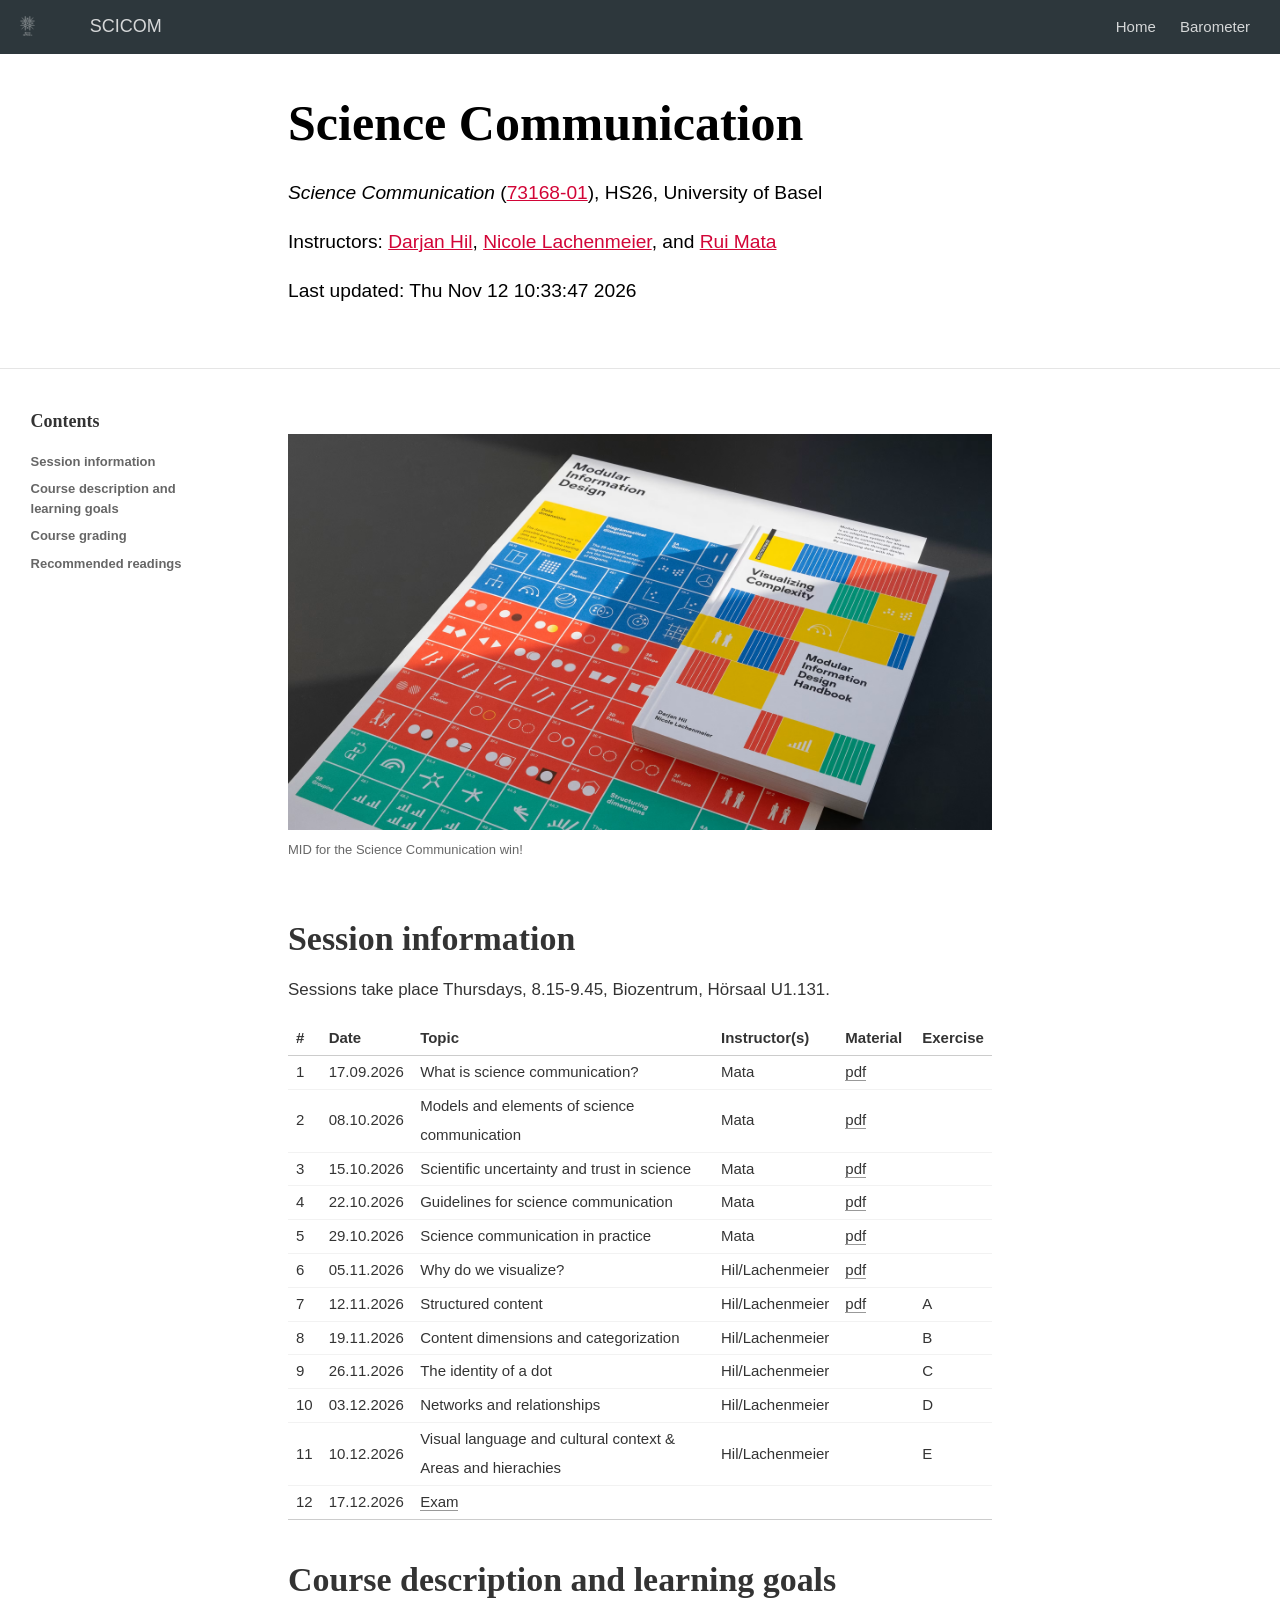
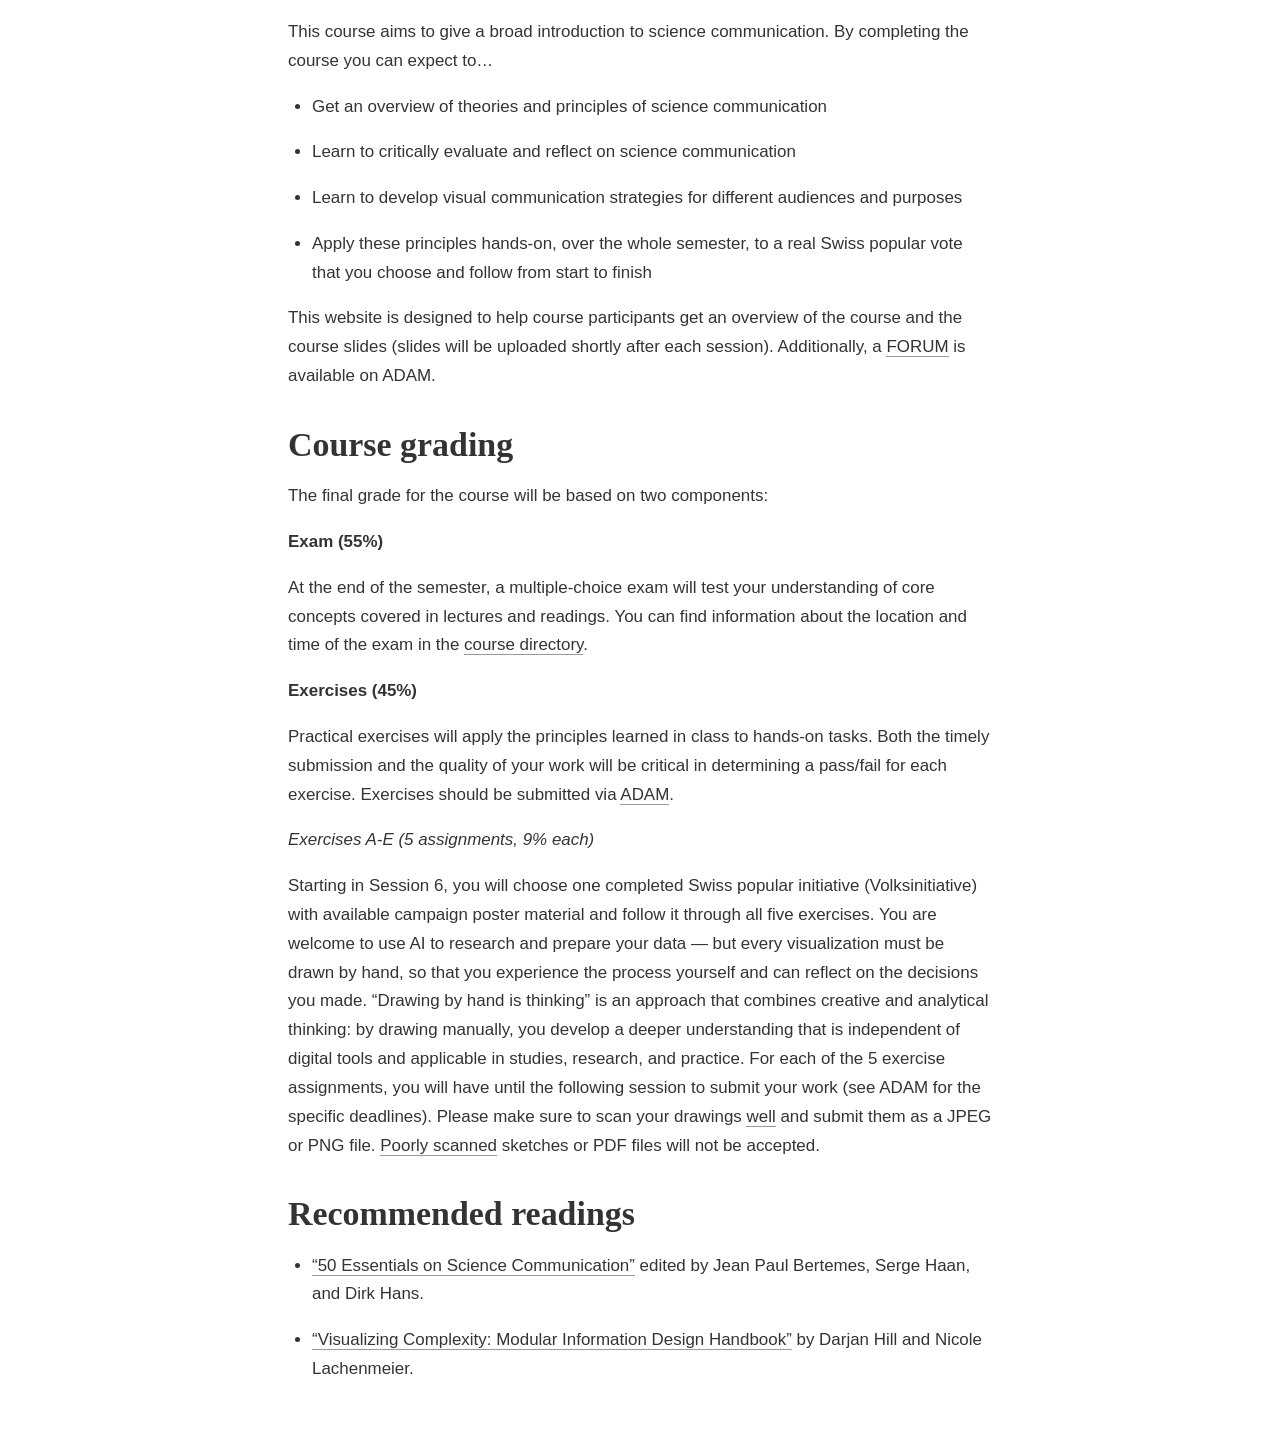
<file: docs/index.html>
<!DOCTYPE html>

<html xmlns="http://www.w3.org/1999/xhtml" lang="" xml:lang="">

<head>
  <meta charset="utf-8"/>
  <meta name="viewport" content="width=device-width, initial-scale=1"/>
  <meta http-equiv="X-UA-Compatible" content="IE=Edge,chrome=1"/>
  <meta name="generator" content="distill" />

  <style type="text/css">
  /* Hide doc at startup (prevent jankiness while JS renders/transforms) */
  body {
    visibility: hidden;
  }
  </style>

 <!--radix_placeholder_import_source-->
 <!--/radix_placeholder_import_source-->

<style type="text/css">code{white-space: pre;}</style>
<style type="text/css" data-origin="pandoc">
pre > code.sourceCode { white-space: pre; position: relative; }
pre > code.sourceCode > span { line-height: 1.25; }
pre > code.sourceCode > span:empty { height: 1.2em; }
.sourceCode { overflow: visible; }
code.sourceCode > span { color: inherit; text-decoration: inherit; }
div.sourceCode { margin: 1em 0; }
pre.sourceCode { margin: 0; }
@media screen {
div.sourceCode { overflow: auto; }
}
@media print {
pre > code.sourceCode { white-space: pre-wrap; }
pre > code.sourceCode > span { display: inline-block; text-indent: -5em; padding-left: 5em; }
}
pre.numberSource code
  { counter-reset: source-line 0; }
pre.numberSource code > span
  { position: relative; left: -4em; counter-increment: source-line; }
pre.numberSource code > span > a:first-child::before
  { content: counter(source-line);
    position: relative; left: -1em; text-align: right; vertical-align: baseline;
    border: none; display: inline-block;
    -webkit-touch-callout: none; -webkit-user-select: none;
    -khtml-user-select: none; -moz-user-select: none;
    -ms-user-select: none; user-select: none;
    padding: 0 4px; width: 4em;
    color: #aaaaaa;
  }
pre.numberSource { margin-left: 3em; border-left: 1px solid #aaaaaa;  padding-left: 4px; }
div.sourceCode
  { color: #00769e; background-color: #f1f3f5; }
@media screen {
pre > code.sourceCode > span > a:first-child::before { text-decoration: underline; }
}
code span { color: #00769e; } /* Normal */
code span.al { color: #ad0000; } /* Alert */
code span.an { color: #5e5e5e; } /* Annotation */
code span.at { color: #657422; } /* Attribute */
code span.bn { color: #ad0000; } /* BaseN */
code span.bu { } /* BuiltIn */
code span.cf { color: #00769e; } /* ControlFlow */
code span.ch { color: #20794d; } /* Char */
code span.cn { color: #8f5902; } /* Constant */
code span.co { color: #5e5e5e; } /* Comment */
code span.cv { color: #5e5e5e; font-style: italic; } /* CommentVar */
code span.do { color: #5e5e5e; font-style: italic; } /* Documentation */
code span.dt { color: #ad0000; } /* DataType */
code span.dv { color: #ad0000; } /* DecVal */
code span.er { color: #ad0000; } /* Error */
code span.ex { } /* Extension */
code span.fl { color: #ad0000; } /* Float */
code span.fu { color: #4758ab; } /* Function */
code span.im { } /* Import */
code span.in { color: #5e5e5e; } /* Information */
code span.kw { color: #00769e; } /* Keyword */
code span.op { color: #5e5e5e; } /* Operator */
code span.ot { color: #00769e; } /* Other */
code span.pp { color: #ad0000; } /* Preprocessor */
code span.sc { color: #5e5e5e; } /* SpecialChar */
code span.ss { color: #20794d; } /* SpecialString */
code span.st { color: #20794d; } /* String */
code span.va { color: #111111; } /* Variable */
code span.vs { color: #20794d; } /* VerbatimString */
code span.wa { color: #5e5e5e; font-style: italic; } /* Warning */
</style>


  <!--radix_placeholder_meta_tags-->
  <title>SCICOM: Science Communication</title>

  <meta property="description" itemprop="description" content="*Science Communication* ([73168-01](https://vorlesungsverzeichnis.unibas.ch/de/vorlesungsverzeichnis?id=301652)), HS26, University of Basel&#10;&#10;Instructors: [Darjan Hil](https://www.superdot.studio/darjan-hil-en), [Nicole Lachenmeier](https://www.superdot.studio/nicole-lachenmeier-de), and [Rui Mata](https://psychologie.unibas.ch/de/personen/rui-mata/about-me/)&#10;&#10;Last updated: Thu Nov 12 10:33:47 2026"/>



  <!--  https://developers.facebook.com/docs/sharing/webmasters#markup -->
  <meta property="og:title" content="SCICOM: Science Communication"/>
  <meta property="og:type" content="article"/>
  <meta property="og:description" content="*Science Communication* ([73168-01](https://vorlesungsverzeichnis.unibas.ch/de/vorlesungsverzeichnis?id=301652)), HS26, University of Basel&#10;&#10;Instructors: [Darjan Hil](https://www.superdot.studio/darjan-hil-en), [Nicole Lachenmeier](https://www.superdot.studio/nicole-lachenmeier-de), and [Rui Mata](https://psychologie.unibas.ch/de/personen/rui-mata/about-me/)&#10;&#10;Last updated: Thu Nov 12 10:33:47 2026"/>
  <meta property="og:locale" content="en_US"/>
  <meta property="og:site_name" content="SCICOM"/>

  <!--  https://dev.twitter.com/cards/types/summary -->
  <meta property="twitter:card" content="summary"/>
  <meta property="twitter:title" content="SCICOM: Science Communication"/>
  <meta property="twitter:description" content="*Science Communication* ([73168-01](https://vorlesungsverzeichnis.unibas.ch/de/vorlesungsverzeichnis?id=301652)), HS26, University of Basel&#10;&#10;Instructors: [Darjan Hil](https://www.superdot.studio/darjan-hil-en), [Nicole Lachenmeier](https://www.superdot.studio/nicole-lachenmeier-de), and [Rui Mata](https://psychologie.unibas.ch/de/personen/rui-mata/about-me/)&#10;&#10;Last updated: Thu Nov 12 10:33:47 2026"/>

  <!--/radix_placeholder_meta_tags-->
  <!--radix_placeholder_rmarkdown_metadata-->

  <script type="text/json" id="radix-rmarkdown-metadata">
  {"type":"list","attributes":{"names":{"type":"character","attributes":{},"value":["title","description","site"]}},"value":[{"type":"character","attributes":{},"value":["Science Communication"]},{"type":"character","attributes":{},"value":["*Science Communication* ([73168-01](https://vorlesungsverzeichnis.unibas.ch/de/vorlesungsverzeichnis?id=301652)), HS26, University of Basel\n\nInstructors: [Darjan Hil](https://www.superdot.studio/darjan-hil-en), [Nicole Lachenmeier](https://www.superdot.studio/nicole-lachenmeier-de), and [Rui Mata](https://psychologie.unibas.ch/de/personen/rui-mata/about-me/)\n\nLast updated: Thu Nov 12 10:33:47 2026\n"]},{"type":"character","attributes":{},"value":["distill::distill_website"]}]}
  </script>
  <!--/radix_placeholder_rmarkdown_metadata-->
  <!--radix_placeholder_navigation_in_header-->
  <meta name="distill:offset" content=""/>

  <script type="application/javascript">

    window.headroom_prevent_pin = false;

    window.document.addEventListener("DOMContentLoaded", function (event) {

      // initialize headroom for banner
      var header = $('header').get(0);
      var headerHeight = header.offsetHeight;
      var headroom = new Headroom(header, {
        tolerance: 5,
        onPin : function() {
          if (window.headroom_prevent_pin) {
            window.headroom_prevent_pin = false;
            headroom.unpin();
          }
        }
      });
      headroom.init();
      if(window.location.hash)
        headroom.unpin();
      $(header).addClass('headroom--transition');

      // offset scroll location for banner on hash change
      // (see: https://github.com/WickyNilliams/headroom.js/issues/38)
      window.addEventListener("hashchange", function(event) {
        window.scrollTo(0, window.pageYOffset - (headerHeight + 25));
      });

      // responsive menu
      $('.distill-site-header').each(function(i, val) {
        var topnav = $(this);
        var toggle = topnav.find('.nav-toggle');
        toggle.on('click', function() {
          topnav.toggleClass('responsive');
        });
      });

      // nav dropdowns
      $('.nav-dropbtn').click(function(e) {
        $(this).next('.nav-dropdown-content').toggleClass('nav-dropdown-active');
        $(this).parent().siblings('.nav-dropdown')
           .children('.nav-dropdown-content').removeClass('nav-dropdown-active');
      });
      $("body").click(function(e){
        $('.nav-dropdown-content').removeClass('nav-dropdown-active');
      });
      $(".nav-dropdown").click(function(e){
        e.stopPropagation();
      });
    });
  </script>

  <style type="text/css">

  /* Theme (user-documented overrideables for nav appearance) */

  .distill-site-nav {
    color: rgba(255, 255, 255, 0.8);
    background-color: #0F2E3D;
    font-size: 15px;
    font-weight: 300;
  }

  .distill-site-nav a {
    color: inherit;
    text-decoration: none;
  }

  .distill-site-nav a:hover {
    color: white;
  }

  @media print {
    .distill-site-nav {
      display: none;
    }
  }

  .distill-site-header {

  }

  .distill-site-footer {

  }


  /* Site Header */

  .distill-site-header {
    width: 100%;
    box-sizing: border-box;
    z-index: 3;
  }

  .distill-site-header .nav-left {
    display: inline-block;
    margin-left: 8px;
  }

  @media screen and (max-width: 768px) {
    .distill-site-header .nav-left {
      margin-left: 0;
    }
  }


  .distill-site-header .nav-right {
    float: right;
    margin-right: 8px;
  }

  .distill-site-header a,
  .distill-site-header .title {
    display: inline-block;
    text-align: center;
    padding: 14px 10px 14px 10px;
  }

  .distill-site-header .title {
    font-size: 18px;
    min-width: 150px;
  }

  .distill-site-header .logo {
    padding: 0;
  }

  .distill-site-header .logo img {
    display: none;
    max-height: 20px;
    width: auto;
    margin-bottom: -4px;
  }

  .distill-site-header .nav-image img {
    max-height: 18px;
    width: auto;
    display: inline-block;
    margin-bottom: -3px;
  }



  @media screen and (min-width: 1000px) {
    .distill-site-header .logo img {
      display: inline-block;
    }
    .distill-site-header .nav-left {
      margin-left: 20px;
    }
    .distill-site-header .nav-right {
      margin-right: 20px;
    }
    .distill-site-header .title {
      padding-left: 12px;
    }
  }


  .distill-site-header .nav-toggle {
    display: none;
  }

  .nav-dropdown {
    display: inline-block;
    position: relative;
  }

  .nav-dropdown .nav-dropbtn {
    border: none;
    outline: none;
    color: rgba(255, 255, 255, 0.8);
    padding: 16px 10px;
    background-color: transparent;
    font-family: inherit;
    font-size: inherit;
    font-weight: inherit;
    margin: 0;
    margin-top: 1px;
    z-index: 2;
  }

  .nav-dropdown-content {
    display: none;
    position: absolute;
    background-color: white;
    min-width: 200px;
    border: 1px solid rgba(0,0,0,0.15);
    border-radius: 4px;
    box-shadow: 0px 8px 16px 0px rgba(0,0,0,0.1);
    z-index: 1;
    margin-top: 2px;
    white-space: nowrap;
    padding-top: 4px;
    padding-bottom: 4px;
  }

  .nav-dropdown-content hr {
    margin-top: 4px;
    margin-bottom: 4px;
    border: none;
    border-bottom: 1px solid rgba(0, 0, 0, 0.1);
  }

  .nav-dropdown-active {
    display: block;
  }

  .nav-dropdown-content a, .nav-dropdown-content .nav-dropdown-header {
    color: black;
    padding: 6px 24px;
    text-decoration: none;
    display: block;
    text-align: left;
  }

  .nav-dropdown-content .nav-dropdown-header {
    display: block;
    padding: 5px 24px;
    padding-bottom: 0;
    text-transform: uppercase;
    font-size: 14px;
    color: #999999;
    white-space: nowrap;
  }

  .nav-dropdown:hover .nav-dropbtn {
    color: white;
  }

  .nav-dropdown-content a:hover {
    background-color: #ddd;
    color: black;
  }

  .nav-right .nav-dropdown-content {
    margin-left: -45%;
    right: 0;
  }

  @media screen and (max-width: 768px) {
    .distill-site-header a, .distill-site-header .nav-dropdown  {display: none;}
    .distill-site-header a.nav-toggle {
      float: right;
      display: block;
    }
    .distill-site-header .title {
      margin-left: 0;
    }
    .distill-site-header .nav-right {
      margin-right: 0;
    }
    .distill-site-header {
      overflow: hidden;
    }
    .nav-right .nav-dropdown-content {
      margin-left: 0;
    }
  }


  @media screen and (max-width: 768px) {
    .distill-site-header.responsive {position: relative; min-height: 500px; }
    .distill-site-header.responsive a.nav-toggle {
      position: absolute;
      right: 0;
      top: 0;
    }
    .distill-site-header.responsive a,
    .distill-site-header.responsive .nav-dropdown {
      display: block;
      text-align: left;
    }
    .distill-site-header.responsive .nav-left,
    .distill-site-header.responsive .nav-right {
      width: 100%;
    }
    .distill-site-header.responsive .nav-dropdown {float: none;}
    .distill-site-header.responsive .nav-dropdown-content {position: relative;}
    .distill-site-header.responsive .nav-dropdown .nav-dropbtn {
      display: block;
      width: 100%;
      text-align: left;
    }
  }

  /* Site Footer */

  .distill-site-footer {
    width: 100%;
    overflow: hidden;
    box-sizing: border-box;
    z-index: 3;
    margin-top: 30px;
    padding-top: 30px;
    padding-bottom: 30px;
    text-align: center;
  }

  /* Headroom */

  d-title {
    padding-top: 6rem;
  }

  @media print {
    d-title {
      padding-top: 4rem;
    }
  }

  .headroom {
    z-index: 1000;
    position: fixed;
    top: 0;
    left: 0;
    right: 0;
  }

  .headroom--transition {
    transition: all .4s ease-in-out;
  }

  .headroom--unpinned {
    top: -100px;
  }

  .headroom--pinned {
    top: 0;
  }

  /* adjust viewport for navbar height */
  /* helps vertically center bootstrap (non-distill) content */
  .min-vh-100 {
    min-height: calc(100vh - 100px) !important;
  }

  </style>

  <script src="site_libs/jquery-3.6.0/jquery-3.6.0.min.js"></script>
  <link href="site_libs/font-awesome-6.4.2/css/all.min.css" rel="stylesheet"/>
  <link href="site_libs/font-awesome-6.4.2/css/v4-shims.min.css" rel="stylesheet"/>
  <script src="site_libs/headroom-0.9.4/headroom.min.js"></script>
  <script src="site_libs/autocomplete-0.37.1/autocomplete.min.js"></script>
  <script src="site_libs/fuse-6.4.1/fuse.min.js"></script>

  <script type="application/javascript">

  function getMeta(metaName) {
    var metas = document.getElementsByTagName('meta');
    for (let i = 0; i < metas.length; i++) {
      if (metas[i].getAttribute('name') === metaName) {
        return metas[i].getAttribute('content');
      }
    }
    return '';
  }

  function offsetURL(url) {
    var offset = getMeta('distill:offset');
    return offset ? offset + '/' + url : url;
  }

  function createFuseIndex() {

    // create fuse index
    var options = {
      keys: [
        { name: 'title', weight: 20 },
        { name: 'categories', weight: 15 },
        { name: 'description', weight: 10 },
        { name: 'contents', weight: 5 },
      ],
      ignoreLocation: true,
      threshold: 0
    };
    var fuse = new window.Fuse([], options);

    // fetch the main search.json
    return fetch(offsetURL('search.json'))
      .then(function(response) {
        if (response.status == 200) {
          return response.json().then(function(json) {
            // index main articles
            json.articles.forEach(function(article) {
              fuse.add(article);
            });
            // download collections and index their articles
            return Promise.all(json.collections.map(function(collection) {
              return fetch(offsetURL(collection)).then(function(response) {
                if (response.status === 200) {
                  return response.json().then(function(articles) {
                    articles.forEach(function(article) {
                      fuse.add(article);
                    });
                  })
                } else {
                  return Promise.reject(
                    new Error('Unexpected status from search index request: ' +
                              response.status)
                  );
                }
              });
            })).then(function() {
              return fuse;
            });
          });

        } else {
          return Promise.reject(
            new Error('Unexpected status from search index request: ' +
                        response.status)
          );
        }
      });
  }

  window.document.addEventListener("DOMContentLoaded", function (event) {

    // get search element (bail if we don't have one)
    var searchEl = window.document.getElementById('distill-search');
    if (!searchEl)
      return;

    createFuseIndex()
      .then(function(fuse) {

        // make search box visible
        searchEl.classList.remove('hidden');

        // initialize autocomplete
        var options = {
          autoselect: true,
          hint: false,
          minLength: 2,
        };
        window.autocomplete(searchEl, options, [{
          source: function(query, callback) {
            const searchOptions = {
              isCaseSensitive: false,
              shouldSort: true,
              minMatchCharLength: 2,
              limit: 10,
            };
            var results = fuse.search(query, searchOptions);
            callback(results
              .map(function(result) { return result.item; })
            );
          },
          templates: {
            suggestion: function(suggestion) {
              var img = suggestion.preview && Object.keys(suggestion.preview).length > 0
                ? `<img src="${offsetURL(suggestion.preview)}"</img>`
                : '';
              var html = `
                <div class="search-item">
                  <h3>${suggestion.title}</h3>
                  <div class="search-item-description">
                    ${suggestion.description || ''}
                  </div>
                  <div class="search-item-preview">
                    ${img}
                  </div>
                </div>
              `;
              return html;
            }
          }
        }]).on('autocomplete:selected', function(event, suggestion) {
          window.location.href = offsetURL(suggestion.path);
        });
        // remove inline display style on autocompleter (we want to
        // manage responsive display via css)
        $('.algolia-autocomplete').css("display", "");
      })
      .catch(function(error) {
        console.log(error);
      });

  });

  </script>

  <style type="text/css">

  .nav-search {
    font-size: x-small;
  }

  /* Algolioa Autocomplete */

  .algolia-autocomplete {
    display: inline-block;
    margin-left: 10px;
    vertical-align: sub;
    background-color: white;
    color: black;
    padding: 6px;
    padding-top: 8px;
    padding-bottom: 0;
    border-radius: 6px;
    border: 1px #0F2E3D solid;
    width: 180px;
  }


  @media screen and (max-width: 768px) {
    .distill-site-nav .algolia-autocomplete {
      display: none;
      visibility: hidden;
    }
    .distill-site-nav.responsive .algolia-autocomplete {
      display: inline-block;
      visibility: visible;
    }
    .distill-site-nav.responsive .algolia-autocomplete .aa-dropdown-menu {
      margin-left: 0;
      width: 400px;
      max-height: 400px;
    }
  }

  .algolia-autocomplete .aa-input, .algolia-autocomplete .aa-hint {
    width: 90%;
    outline: none;
    border: none;
  }

  .algolia-autocomplete .aa-hint {
    color: #999;
  }
  .algolia-autocomplete .aa-dropdown-menu {
    width: 550px;
    max-height: 70vh;
    overflow-x: visible;
    overflow-y: scroll;
    padding: 5px;
    margin-top: 3px;
    margin-left: -150px;
    background-color: #fff;
    border-radius: 5px;
    border: 1px solid #999;
    border-top: none;
  }

  .algolia-autocomplete .aa-dropdown-menu .aa-suggestion {
    cursor: pointer;
    padding: 5px 4px;
    border-bottom: 1px solid #eee;
  }

  .algolia-autocomplete .aa-dropdown-menu .aa-suggestion:last-of-type {
    border-bottom: none;
    margin-bottom: 2px;
  }

  .algolia-autocomplete .aa-dropdown-menu .aa-suggestion .search-item {
    overflow: hidden;
    font-size: 0.8em;
    line-height: 1.4em;
  }

  .algolia-autocomplete .aa-dropdown-menu .aa-suggestion .search-item h3 {
    font-size: 1rem;
    margin-block-start: 0;
    margin-block-end: 5px;
  }

  .algolia-autocomplete .aa-dropdown-menu .aa-suggestion .search-item-description {
    display: inline-block;
    overflow: hidden;
    height: 2.8em;
    width: 80%;
    margin-right: 4%;
  }

  .algolia-autocomplete .aa-dropdown-menu .aa-suggestion .search-item-preview {
    display: inline-block;
    width: 15%;
  }

  .algolia-autocomplete .aa-dropdown-menu .aa-suggestion .search-item-preview img {
    height: 3em;
    width: auto;
    display: none;
  }

  .algolia-autocomplete .aa-dropdown-menu .aa-suggestion .search-item-preview img[src] {
    display: initial;
  }

  .algolia-autocomplete .aa-dropdown-menu .aa-suggestion.aa-cursor {
    background-color: #eee;
  }
  .algolia-autocomplete .aa-dropdown-menu .aa-suggestion em {
    font-weight: bold;
    font-style: normal;
  }

  </style>


  <!--/radix_placeholder_navigation_in_header-->
  <!--radix_placeholder_distill-->

  <style type="text/css">

  body {
    background-color: white;
  }

  .pandoc-table {
    width: 100%;
  }

  .pandoc-table>caption {
    margin-bottom: 10px;
  }

  .pandoc-table th:not([align]) {
    text-align: left;
  }

  .pagedtable-footer {
    font-size: 15px;
  }

  d-byline .byline {
    grid-template-columns: 2fr 2fr;
  }

  d-byline .byline h3 {
    margin-block-start: 1.5em;
  }

  d-byline .byline .authors-affiliations h3 {
    margin-block-start: 0.5em;
  }

  .authors-affiliations .orcid-id {
    width: 16px;
    height:16px;
    margin-left: 4px;
    margin-right: 4px;
    vertical-align: middle;
    padding-bottom: 2px;
  }

  d-title .dt-tags {
    margin-top: 1em;
    grid-column: text;
  }

  .dt-tags .dt-tag {
    text-decoration: none;
    display: inline-block;
    color: rgba(0,0,0,0.6);
    padding: 0em 0.4em;
    margin-right: 0.5em;
    margin-bottom: 0.4em;
    font-size: 70%;
    border: 1px solid rgba(0,0,0,0.2);
    border-radius: 3px;
    text-transform: uppercase;
    font-weight: 500;
  }

  d-article table.gt_table td,
  d-article table.gt_table th {
    border-bottom: none;
    font-size: 100%;
  }

  .html-widget {
    margin-bottom: 2.0em;
  }

  .l-screen-inset {
    padding-right: 16px;
  }

  .l-screen .caption {
    margin-left: 10px;
  }

  .shaded {
    background: rgb(247, 247, 247);
    padding-top: 20px;
    padding-bottom: 20px;
    border-top: 1px solid rgba(0, 0, 0, 0.1);
    border-bottom: 1px solid rgba(0, 0, 0, 0.1);
  }

  .shaded .html-widget {
    margin-bottom: 0;
    border: 1px solid rgba(0, 0, 0, 0.1);
  }

  .shaded .shaded-content {
    background: white;
  }

  .text-output {
    margin-top: 0;
    line-height: 1.5em;
  }

  .hidden {
    display: none !important;
  }

  hr.section-separator {
    border: none;
    border-top: 1px solid rgba(0, 0, 0, 0.1);
    margin: 0px;
  }


  d-byline {
    border-top: none;
  }

  d-article {
    padding-top: 2.5rem;
    padding-bottom: 30px;
    border-top: none;
  }

  d-appendix {
    padding-top: 30px;
  }

  d-article>p>img {
    width: 100%;
  }

  d-article h2 {
    margin: 1rem 0 1.5rem 0;
  }

  d-article h3 {
    margin-top: 1.5rem;
  }

  d-article iframe {
    border: 1px solid rgba(0, 0, 0, 0.1);
    margin-bottom: 2.0em;
    width: 100%;
  }

  /* Tweak code blocks */

  d-article div.sourceCode code,
  d-article pre code {
    font-family: Consolas, Monaco, 'Andale Mono', 'Ubuntu Mono', monospace;
  }

  d-article pre,
  d-article div.sourceCode,
  d-article div.sourceCode pre {
    overflow: auto;
  }

  d-article div.sourceCode {
    background-color: white;
  }

  d-article div.sourceCode pre {
    padding-left: 10px;
    font-size: 12px;
    border-left: 2px solid rgba(0,0,0,0.1);
  }

  d-article pre {
    font-size: 12px;
    color: black;
    background: none;
    margin-top: 0;
    text-align: left;
    white-space: pre;
    word-spacing: normal;
    word-break: normal;
    word-wrap: normal;
    line-height: 1.5;

    -moz-tab-size: 4;
    -o-tab-size: 4;
    tab-size: 4;

    -webkit-hyphens: none;
    -moz-hyphens: none;
    -ms-hyphens: none;
    hyphens: none;
  }

  d-article pre a {
    border-bottom: none;
  }

  d-article pre a:hover {
    border-bottom: none;
    text-decoration: underline;
  }

  d-article details {
    grid-column: text;
    margin-bottom: 0.8em;
  }

  @media(min-width: 768px) {

  d-article pre,
  d-article div.sourceCode,
  d-article div.sourceCode pre {
    overflow: visible !important;
  }

  d-article div.sourceCode pre {
    padding-left: 18px;
    font-size: 14px;
  }

  /* tweak for Pandoc numbered line within distill */
  d-article pre.numberSource code > span {
      left: -2em;
  }

  d-article pre {
    font-size: 14px;
  }

  }

  figure img.external {
    background: white;
    border: 1px solid rgba(0, 0, 0, 0.1);
    box-shadow: 0 1px 8px rgba(0, 0, 0, 0.1);
    padding: 18px;
    box-sizing: border-box;
  }

  /* CSS for d-contents */

  .d-contents {
    grid-column: text;
    color: rgba(0,0,0,0.8);
    font-size: 0.9em;
    padding-bottom: 1em;
    margin-bottom: 1em;
    padding-bottom: 0.5em;
    margin-bottom: 1em;
    padding-left: 0.25em;
    justify-self: start;
  }

  @media(min-width: 1000px) {
    .d-contents.d-contents-float {
      height: 0;
      grid-column-start: 1;
      grid-column-end: 4;
      justify-self: center;
      padding-right: 3em;
      padding-left: 2em;
    }
  }

  .d-contents nav h3 {
    font-size: 18px;
    margin-top: 0;
    margin-bottom: 1em;
  }

  .d-contents li {
    list-style-type: none
  }

  .d-contents nav > ul {
    padding-left: 0;
  }

  .d-contents ul {
    padding-left: 1em
  }

  .d-contents nav ul li {
    margin-top: 0.6em;
    margin-bottom: 0.2em;
  }

  .d-contents nav a {
    font-size: 13px;
    border-bottom: none;
    text-decoration: none
    color: rgba(0, 0, 0, 0.8);
  }

  .d-contents nav a:hover {
    text-decoration: underline solid rgba(0, 0, 0, 0.6)
  }

  .d-contents nav > ul > li > a {
    font-weight: 600;
  }

  .d-contents nav > ul > li > ul {
    font-weight: inherit;
  }

  .d-contents nav > ul > li > ul > li {
    margin-top: 0.2em;
  }


  .d-contents nav ul {
    margin-top: 0;
    margin-bottom: 0.25em;
  }

  .d-article-with-toc h2:nth-child(2) {
    margin-top: 0;
  }


  /* Figure */

  .figure {
    position: relative;
    margin-bottom: 2.5em;
    margin-top: 1.5em;
  }

  .figure .caption {
    color: rgba(0, 0, 0, 0.6);
    font-size: 12px;
    line-height: 1.5em;
  }

  .figure img.external {
    background: white;
    border: 1px solid rgba(0, 0, 0, 0.1);
    box-shadow: 0 1px 8px rgba(0, 0, 0, 0.1);
    padding: 18px;
    box-sizing: border-box;
  }

  .figure .caption a {
    color: rgba(0, 0, 0, 0.6);
  }

  .figure .caption b,
  .figure .caption strong, {
    font-weight: 600;
    color: rgba(0, 0, 0, 1.0);
  }

  /* Citations */

  d-article .citation {
    color: inherit;
    cursor: inherit;
  }

  div.hanging-indent{
    margin-left: 1em; text-indent: -1em;
  }

  /* Citation hover box */

  .tippy-box[data-theme~=light-border] {
    background-color: rgba(250, 250, 250, 0.95);
  }

  .tippy-content > p {
    margin-bottom: 0;
    padding: 2px;
  }


  /* Tweak 1000px media break to show more text */

  @media(min-width: 1000px) {
    .base-grid,
    distill-header,
    d-title,
    d-abstract,
    d-article,
    d-appendix,
    distill-appendix,
    d-byline,
    d-footnote-list,
    d-citation-list,
    distill-footer {
      grid-template-columns: [screen-start] 1fr [page-start kicker-start] 80px [middle-start] 50px [text-start kicker-end] 65px 65px 65px 65px 65px 65px 65px 65px [text-end gutter-start] 65px [middle-end] 65px [page-end gutter-end] 1fr [screen-end];
      grid-column-gap: 16px;
    }

    .grid {
      grid-column-gap: 16px;
    }

    d-article {
      font-size: 1.06rem;
      line-height: 1.7em;
    }
    figure .caption, .figure .caption, figure figcaption {
      font-size: 13px;
    }
  }

  @media(min-width: 1180px) {
    .base-grid,
    distill-header,
    d-title,
    d-abstract,
    d-article,
    d-appendix,
    distill-appendix,
    d-byline,
    d-footnote-list,
    d-citation-list,
    distill-footer {
      grid-template-columns: [screen-start] 1fr [page-start kicker-start] 60px [middle-start] 60px [text-start kicker-end] 60px 60px 60px 60px 60px 60px 60px 60px [text-end gutter-start] 60px [middle-end] 60px [page-end gutter-end] 1fr [screen-end];
      grid-column-gap: 32px;
    }

    .grid {
      grid-column-gap: 32px;
    }
  }


  /* Get the citation styles for the appendix (not auto-injected on render since
     we do our own rendering of the citation appendix) */

  d-appendix .citation-appendix,
  .d-appendix .citation-appendix {
    font-size: 11px;
    line-height: 15px;
    border-left: 1px solid rgba(0, 0, 0, 0.1);
    padding-left: 18px;
    border: 1px solid rgba(0,0,0,0.1);
    background: rgba(0, 0, 0, 0.02);
    padding: 10px 18px;
    border-radius: 3px;
    color: rgba(150, 150, 150, 1);
    overflow: hidden;
    margin-top: -12px;
    white-space: pre-wrap;
    word-wrap: break-word;
  }

  /* Include appendix styles here so they can be overridden */

  d-appendix {
    contain: layout style;
    font-size: 0.8em;
    line-height: 1.7em;
    margin-top: 60px;
    margin-bottom: 0;
    border-top: 1px solid rgba(0, 0, 0, 0.1);
    color: rgba(0,0,0,0.5);
    padding-top: 60px;
    padding-bottom: 48px;
  }

  d-appendix h3 {
    grid-column: page-start / text-start;
    font-size: 15px;
    font-weight: 500;
    margin-top: 1em;
    margin-bottom: 0;
    color: rgba(0,0,0,0.65);
  }

  d-appendix h3 + * {
    margin-top: 1em;
  }

  d-appendix ol {
    padding: 0 0 0 15px;
  }

  @media (min-width: 768px) {
    d-appendix ol {
      padding: 0 0 0 30px;
      margin-left: -30px;
    }
  }

  d-appendix li {
    margin-bottom: 1em;
  }

  d-appendix a {
    color: rgba(0, 0, 0, 0.6);
  }

  d-appendix > * {
    grid-column: text;
  }

  d-appendix > d-footnote-list,
  d-appendix > d-citation-list,
  d-appendix > distill-appendix {
    grid-column: screen;
  }

  /* Include footnote styles here so they can be overridden */

  d-footnote-list {
    contain: layout style;
  }

  d-footnote-list > * {
    grid-column: text;
  }

  d-footnote-list a.footnote-backlink {
    color: rgba(0,0,0,0.3);
    padding-left: 0.5em;
  }



  /* Anchor.js */

  .anchorjs-link {
    /*transition: all .25s linear; */
    text-decoration: none;
    border-bottom: none;
  }
  *:hover > .anchorjs-link {
    margin-left: -1.125em !important;
    text-decoration: none;
    border-bottom: none;
  }

  /* Social footer */

  .social_footer {
    margin-top: 30px;
    margin-bottom: 0;
    color: rgba(0,0,0,0.67);
  }

  .disqus-comments {
    margin-right: 30px;
  }

  .disqus-comment-count {
    border-bottom: 1px solid rgba(0, 0, 0, 0.4);
    cursor: pointer;
  }

  #disqus_thread {
    margin-top: 30px;
  }

  .article-sharing a {
    border-bottom: none;
    margin-right: 8px;
  }

  .article-sharing a:hover {
    border-bottom: none;
  }

  .sidebar-section.subscribe {
    font-size: 12px;
    line-height: 1.6em;
  }

  .subscribe p {
    margin-bottom: 0.5em;
  }


  .article-footer .subscribe {
    font-size: 15px;
    margin-top: 45px;
  }


  .sidebar-section.custom {
    font-size: 12px;
    line-height: 1.6em;
  }

  .custom p {
    margin-bottom: 0.5em;
  }

  /* Styles for listing layout (hide title) */
  .layout-listing d-title, .layout-listing .d-title {
    display: none;
  }

  /* Styles for posts lists (not auto-injected) */


  .posts-with-sidebar {
    padding-left: 45px;
    padding-right: 45px;
  }

  .posts-list .description h2,
  .posts-list .description p {
    font-family: -apple-system, BlinkMacSystemFont, "Segoe UI", Roboto, Oxygen, Ubuntu, Cantarell, "Fira Sans", "Droid Sans", "Helvetica Neue", Arial, sans-serif;
  }

  .posts-list .description h2 {
    font-weight: 700;
    border-bottom: none;
    padding-bottom: 0;
  }

  .posts-list h2.post-tag {
    border-bottom: 1px solid rgba(0, 0, 0, 0.2);
    padding-bottom: 12px;
  }
  .posts-list {
    margin-top: 60px;
    margin-bottom: 24px;
  }

  .posts-list .post-preview {
    text-decoration: none;
    overflow: hidden;
    display: block;
    border-bottom: 1px solid rgba(0, 0, 0, 0.1);
    padding: 24px 0;
  }

  .post-preview-last {
    border-bottom: none !important;
  }

  .posts-list .posts-list-caption {
    grid-column: screen;
    font-weight: 400;
  }

  .posts-list .post-preview h2 {
    margin: 0 0 6px 0;
    line-height: 1.2em;
    font-style: normal;
    font-size: 24px;
  }

  .posts-list .post-preview p {
    margin: 0 0 12px 0;
    line-height: 1.4em;
    font-size: 16px;
  }

  .posts-list .post-preview .thumbnail {
    box-sizing: border-box;
    margin-bottom: 24px;
    position: relative;
    max-width: 500px;
  }
  .posts-list .post-preview img {
    width: 100%;
    display: block;
  }

  .posts-list .metadata {
    font-size: 12px;
    line-height: 1.4em;
    margin-bottom: 18px;
  }

  .posts-list .metadata > * {
    display: inline-block;
  }

  .posts-list .metadata .publishedDate {
    margin-right: 2em;
  }

  .posts-list .metadata .dt-authors {
    display: block;
    margin-top: 0.3em;
    margin-right: 2em;
  }

  .posts-list .dt-tags {
    display: block;
    line-height: 1em;
  }

  .posts-list .dt-tags .dt-tag {
    display: inline-block;
    color: rgba(0,0,0,0.6);
    padding: 0.3em 0.4em;
    margin-right: 0.2em;
    margin-bottom: 0.4em;
    font-size: 60%;
    border: 1px solid rgba(0,0,0,0.2);
    border-radius: 3px;
    text-transform: uppercase;
    font-weight: 500;
  }

  .posts-list img {
    opacity: 1;
  }

  .posts-list img[data-src] {
    opacity: 0;
  }

  .posts-more {
    clear: both;
  }


  .posts-sidebar {
    font-size: 16px;
  }

  .posts-sidebar h3 {
    font-size: 16px;
    margin-top: 0;
    margin-bottom: 0.5em;
    font-weight: 400;
    text-transform: uppercase;
  }

  .sidebar-section {
    margin-bottom: 30px;
  }

  .categories ul {
    list-style-type: none;
    margin: 0;
    padding: 0;
  }

  .categories li {
    color: rgba(0, 0, 0, 0.8);
    margin-bottom: 0;
  }

  .categories li>a {
    border-bottom: none;
  }

  .categories li>a:hover {
    border-bottom: 1px solid rgba(0, 0, 0, 0.4);
  }

  .categories .active {
    font-weight: 600;
  }

  .categories .category-count {
    color: rgba(0, 0, 0, 0.4);
  }


  @media(min-width: 768px) {
    .posts-list .post-preview h2 {
      font-size: 26px;
    }
    .posts-list .post-preview .thumbnail {
      float: right;
      width: 30%;
      margin-bottom: 0;
    }
    .posts-list .post-preview .description {
      float: left;
      width: 45%;
    }
    .posts-list .post-preview .metadata {
      float: left;
      width: 20%;
      margin-top: 8px;
    }
    .posts-list .post-preview p {
      margin: 0 0 12px 0;
      line-height: 1.5em;
      font-size: 16px;
    }
    .posts-with-sidebar .posts-list {
      float: left;
      width: 75%;
    }
    .posts-with-sidebar .posts-sidebar {
      float: right;
      width: 20%;
      margin-top: 60px;
      padding-top: 24px;
      padding-bottom: 24px;
    }
  }


  /* Improve display for browsers without grid (IE/Edge <= 15) */

  .downlevel {
    line-height: 1.6em;
    font-family: -apple-system, BlinkMacSystemFont, "Segoe UI", Roboto, Oxygen, Ubuntu, Cantarell, "Fira Sans", "Droid Sans", "Helvetica Neue", Arial, sans-serif;
    margin: 0;
  }

  .downlevel .d-title {
    padding-top: 6rem;
    padding-bottom: 1.5rem;
  }

  .downlevel .d-title h1 {
    font-size: 50px;
    font-weight: 700;
    line-height: 1.1em;
    margin: 0 0 0.5rem;
  }

  .downlevel .d-title p {
    font-weight: 300;
    font-size: 1.2rem;
    line-height: 1.55em;
    margin-top: 0;
  }

  .downlevel .d-byline {
    padding-top: 0.8em;
    padding-bottom: 0.8em;
    font-size: 0.8rem;
    line-height: 1.8em;
  }

  .downlevel .section-separator {
    border: none;
    border-top: 1px solid rgba(0, 0, 0, 0.1);
  }

  .downlevel .d-article {
    font-size: 1.06rem;
    line-height: 1.7em;
    padding-top: 1rem;
    padding-bottom: 2rem;
  }


  .downlevel .d-appendix {
    padding-left: 0;
    padding-right: 0;
    max-width: none;
    font-size: 0.8em;
    line-height: 1.7em;
    margin-bottom: 0;
    color: rgba(0,0,0,0.5);
    padding-top: 40px;
    padding-bottom: 48px;
  }

  .downlevel .footnotes ol {
    padding-left: 13px;
  }

  .downlevel .base-grid,
  .downlevel .distill-header,
  .downlevel .d-title,
  .downlevel .d-abstract,
  .downlevel .d-article,
  .downlevel .d-appendix,
  .downlevel .distill-appendix,
  .downlevel .d-byline,
  .downlevel .d-footnote-list,
  .downlevel .d-citation-list,
  .downlevel .distill-footer,
  .downlevel .appendix-bottom,
  .downlevel .posts-container {
    padding-left: 40px;
    padding-right: 40px;
  }

  @media(min-width: 768px) {
    .downlevel .base-grid,
    .downlevel .distill-header,
    .downlevel .d-title,
    .downlevel .d-abstract,
    .downlevel .d-article,
    .downlevel .d-appendix,
    .downlevel .distill-appendix,
    .downlevel .d-byline,
    .downlevel .d-footnote-list,
    .downlevel .d-citation-list,
    .downlevel .distill-footer,
    .downlevel .appendix-bottom,
    .downlevel .posts-container {
    padding-left: 150px;
    padding-right: 150px;
    max-width: 900px;
  }
  }

  .downlevel pre code {
    display: block;
    border-left: 2px solid rgba(0, 0, 0, .1);
    padding: 0 0 0 20px;
    font-size: 14px;
  }

  .downlevel code, .downlevel pre {
    color: black;
    background: none;
    font-family: Consolas, Monaco, 'Andale Mono', 'Ubuntu Mono', monospace;
    text-align: left;
    white-space: pre;
    word-spacing: normal;
    word-break: normal;
    word-wrap: normal;
    line-height: 1.5;

    -moz-tab-size: 4;
    -o-tab-size: 4;
    tab-size: 4;

    -webkit-hyphens: none;
    -moz-hyphens: none;
    -ms-hyphens: none;
    hyphens: none;
  }

  .downlevel .posts-list .post-preview {
    color: inherit;
  }



  </style>

  <script type="application/javascript">

  function is_downlevel_browser() {
    if (bowser.isUnsupportedBrowser({ msie: "12", msedge: "16"},
                                   window.navigator.userAgent)) {
      return true;
    } else {
      return window.load_distill_framework === undefined;
    }
  }

  // show body when load is complete
  function on_load_complete() {

    // add anchors
    if (window.anchors) {
      window.anchors.options.placement = 'left';
      window.anchors.add('d-article > h2, d-article > h3, d-article > h4, d-article > h5');
    }


    // set body to visible
    document.body.style.visibility = 'visible';

    // force redraw for leaflet widgets
    if (window.HTMLWidgets) {
      var maps = window.HTMLWidgets.findAll(".leaflet");
      $.each(maps, function(i, el) {
        var map = this.getMap();
        map.invalidateSize();
        map.eachLayer(function(layer) {
          if (layer instanceof L.TileLayer)
            layer.redraw();
        });
      });
    }

    // trigger 'shown' so htmlwidgets resize
    $('d-article').trigger('shown');
  }

  function init_distill() {

    init_common();

    // create front matter
    var front_matter = $('<d-front-matter></d-front-matter>');
    $('#distill-front-matter').wrap(front_matter);

    // create d-title
    $('.d-title').changeElementType('d-title');

    // separator
    var separator = '<hr class="section-separator" style="clear: both"/>';
    // prepend separator above appendix
    $('.d-byline').before(separator);
    $('.d-article').before(separator);

    // create d-byline
    var byline = $('<d-byline></d-byline>');
    $('.d-byline').replaceWith(byline);

    // create d-article
    var article = $('<d-article></d-article>');
    $('.d-article').wrap(article).children().unwrap();

    // move posts container into article
    $('.posts-container').appendTo($('d-article'));

    // create d-appendix
    $('.d-appendix').changeElementType('d-appendix');

    // flag indicating that we have appendix items
    var appendix = $('.appendix-bottom').children('h3').length > 0;

    // replace footnotes with <d-footnote>
    $('.footnote-ref').each(function(i, val) {
      appendix = true;
      var href = $(this).attr('href');
      var id = href.replace('#', '');
      var fn = $('#' + id);
      var fn_p = $('#' + id + '>p');
      fn_p.find('.footnote-back').remove();
      var text = fn_p.html();
      var dtfn = $('<d-footnote></d-footnote>');
      dtfn.html(text);
      $(this).replaceWith(dtfn);
    });
    // remove footnotes
    $('.footnotes').remove();

    // move refs into #references-listing
    $('#references-listing').replaceWith($('#refs'));

    $('h1.appendix, h2.appendix').each(function(i, val) {
      $(this).changeElementType('h3');
    });
    $('h3.appendix').each(function(i, val) {
      var id = $(this).attr('id');
      $('.d-contents a[href="#' + id + '"]').parent().remove();
      appendix = true;
      $(this).nextUntil($('h1, h2, h3')).addBack().appendTo($('d-appendix'));
    });

    // show d-appendix if we have appendix content
    $("d-appendix").css('display', appendix ? 'grid' : 'none');

    // localize layout chunks to just output
    $('.layout-chunk').each(function(i, val) {

      // capture layout
      var layout = $(this).attr('data-layout');

      // apply layout to markdown level block elements
      var elements = $(this).children().not('details, div.sourceCode, pre, script');
      elements.each(function(i, el) {
        var layout_div = $('<div class="' + layout + '"></div>');
        if (layout_div.hasClass('shaded')) {
          var shaded_content = $('<div class="shaded-content"></div>');
          $(this).wrap(shaded_content);
          $(this).parent().wrap(layout_div);
        } else {
          $(this).wrap(layout_div);
        }
      });


      // unwrap the layout-chunk div
      $(this).children().unwrap();
    });

    // remove code block used to force  highlighting css
    $('.distill-force-highlighting-css').parent().remove();

    // remove empty line numbers inserted by pandoc when using a
    // custom syntax highlighting theme, except when numbering line
    // in code chunk
    $('pre:not(.numberLines) code.sourceCode a:empty').remove();

    // load distill framework
    load_distill_framework();

    // wait for window.distillRunlevel == 4 to do post processing
    function distill_post_process() {

      if (!window.distillRunlevel || window.distillRunlevel < 4)
        return;

      // hide author/affiliations entirely if we have no authors
      var front_matter = JSON.parse($("#distill-front-matter").html());
      var have_authors = front_matter.authors && front_matter.authors.length > 0;
      if (!have_authors)
        $('d-byline').addClass('hidden');

      // article with toc class
      $('.d-contents').parent().addClass('d-article-with-toc');

      // strip links that point to #
      $('.authors-affiliations').find('a[href="#"]').removeAttr('href');

      // add orcid ids
      $('.authors-affiliations').find('.author').each(function(i, el) {
        var orcid_id = front_matter.authors[i].orcidID;
        var author_name = front_matter.authors[i].author
        if (orcid_id) {
          var a = $('<a></a>');
          a.attr('href', 'https://orcid.org/' + orcid_id);
          var img = $('<img></img>');
          img.addClass('orcid-id');
          img.attr('alt', author_name ? 'ORCID ID for ' + author_name : 'ORCID ID');
          img.attr('src','[data-uri]');
          a.append(img);
          $(this).append(a);
        }
      });

      // hide elements of author/affiliations grid that have no value
      function hide_byline_column(caption) {
        $('d-byline').find('h3:contains("' + caption + '")').parent().css('visibility', 'hidden');
      }

      // affiliations
      var have_affiliations = false;
      for (var i = 0; i<front_matter.authors.length; ++i) {
        var author = front_matter.authors[i];
        if (author.affiliation !== "&nbsp;") {
          have_affiliations = true;
          break;
        }
      }
      if (!have_affiliations)
        $('d-byline').find('h3:contains("Affiliations")').css('visibility', 'hidden');

      // published date
      if (!front_matter.publishedDate)
        hide_byline_column("Published");

      // document object identifier
      var doi = $('d-byline').find('h3:contains("DOI")');
      var doi_p = doi.next().empty();
      if (!front_matter.doi) {
        // if we have a citation and valid citationText then link to that
        if ($('#citation').length > 0 && front_matter.citationText) {
          doi.html('Citation');
          $('<a href="#citation"></a>')
            .text(front_matter.citationText)
            .appendTo(doi_p);
        } else {
          hide_byline_column("DOI");
        }
      } else {
        $('<a></a>')
           .attr('href', "https://doi.org/" + front_matter.doi)
           .html(front_matter.doi)
           .appendTo(doi_p);
      }

       // change plural form of authors/affiliations
      if (front_matter.authors.length === 1) {
        var grid = $('.authors-affiliations');
        grid.children('h3:contains("Authors")').text('Author');
        grid.children('h3:contains("Affiliations")').text('Affiliation');
      }

      // remove d-appendix and d-footnote-list local styles
      $('d-appendix > style:first-child').remove();
      $('d-footnote-list > style:first-child').remove();

      // move appendix-bottom entries to the bottom
      $('.appendix-bottom').appendTo('d-appendix').children().unwrap();
      $('.appendix-bottom').remove();

      // hoverable references
      $('span.citation[data-cites]').each(function() {
        const citeChild = $(this).children()[0]
        // Do not process if @xyz has been used without escaping and without bibliography activated
        // https://github.com/rstudio/distill/issues/466
        if (citeChild === undefined) return true

        if (citeChild.nodeName == "D-FOOTNOTE") {
          var fn = citeChild
          $(this).html(fn.shadowRoot.querySelector("sup"))
          $(this).id = fn.id
          fn.remove()
        }
        var refs = $(this).attr('data-cites').split(" ");
        var refHtml = refs.map(function(ref) {
          // Could use CSS.escape too here, we insure backward compatibility in navigator
          return "<p>" + $('div[id="ref-' + ref + '"]').html() + "</p>";
        }).join("\n");
        window.tippy(this, {
          allowHTML: true,
          content: refHtml,
          maxWidth: 500,
          interactive: true,
          interactiveBorder: 10,
          theme: 'light-border',
          placement: 'bottom-start'
        });
      });

      // fix footnotes in tables (#411)
      // replacing broken distill.pub feature
      $('table d-footnote').each(function() {
        // we replace internal showAtNode methode which is triggered when hovering a footnote
        this.hoverBox.showAtNode = function(node) {
          // ported from https://github.com/distillpub/template/pull/105/files
          calcOffset = function(elem) {
              let x = elem.offsetLeft;
              let y = elem.offsetTop;
              // Traverse upwards until an `absolute` element is found or `elem`
              // becomes null.
              while (elem = elem.offsetParent && elem.style.position != 'absolute') {
                  x += elem.offsetLeft;
                  y += elem.offsetTop;
              }

              return { left: x, top: y };
          }
          // https://developer.mozilla.org/en-US/docs/Web/API/HTMLElement/offsetTop
          const bbox = node.getBoundingClientRect();
          const offset = calcOffset(node);
          this.show([offset.left + bbox.width, offset.top + bbox.height]);
        }
      })

      // clear polling timer
      clearInterval(tid);

      // show body now that everything is ready
      on_load_complete();
    }

    var tid = setInterval(distill_post_process, 50);
    distill_post_process();

  }

  function init_downlevel() {

    init_common();

     // insert hr after d-title
    $('.d-title').after($('<hr class="section-separator"/>'));

    // check if we have authors
    var front_matter = JSON.parse($("#distill-front-matter").html());
    var have_authors = front_matter.authors && front_matter.authors.length > 0;

    // manage byline/border
    if (!have_authors)
      $('.d-byline').remove();
    $('.d-byline').after($('<hr class="section-separator"/>'));
    $('.d-byline a').remove();

    // remove toc
    $('.d-contents').remove();

    // move appendix elements
    $('h1.appendix, h2.appendix').each(function(i, val) {
      $(this).changeElementType('h3');
    });
    $('h3.appendix').each(function(i, val) {
      $(this).nextUntil($('h1, h2, h3')).addBack().appendTo($('.d-appendix'));
    });


    // inject headers into references and footnotes
    var refs_header = $('<h3></h3>');
    refs_header.text('References');
    $('#refs').prepend(refs_header);

    var footnotes_header = $('<h3></h3');
    footnotes_header.text('Footnotes');
    $('.footnotes').children('hr').first().replaceWith(footnotes_header);

    // move appendix-bottom entries to the bottom
    $('.appendix-bottom').appendTo('.d-appendix').children().unwrap();
    $('.appendix-bottom').remove();

    // remove appendix if it's empty
    if ($('.d-appendix').children().length === 0)
      $('.d-appendix').remove();

    // prepend separator above appendix
    $('.d-appendix').before($('<hr class="section-separator" style="clear: both"/>'));

    // trim code
    $('pre>code').each(function(i, val) {
      $(this).html($.trim($(this).html()));
    });

    // move posts-container right before article
    $('.posts-container').insertBefore($('.d-article'));

    $('body').addClass('downlevel');

    on_load_complete();
  }


  function init_common() {

    // jquery plugin to change element types
    (function($) {
      $.fn.changeElementType = function(newType) {
        var attrs = {};

        $.each(this[0].attributes, function(idx, attr) {
          attrs[attr.nodeName] = attr.nodeValue;
        });

        this.replaceWith(function() {
          return $("<" + newType + "/>", attrs).append($(this).contents());
        });
      };
    })(jQuery);

    // prevent underline for linked images
    $('a > img').parent().css({'border-bottom' : 'none'});

    // mark non-body figures created by knitr chunks as 100% width
    $('.layout-chunk').each(function(i, val) {
      var figures = $(this).find('img, .html-widget');
      // ignore leaflet img layers (#106)
      figures = figures.filter(':not(img[class*="leaflet"])')
      if ($(this).attr('data-layout') !== "l-body") {
        figures.css('width', '100%');
      } else {
        figures.css('max-width', '100%');
        figures.filter("[width]").each(function(i, val) {
          var fig = $(this);
          fig.css('width', fig.attr('width') + 'px');
        });

      }
    });

    // auto-append index.html to post-preview links in file: protocol
    // and in rstudio ide preview
    $('.post-preview').each(function(i, val) {
      if (window.location.protocol === "file:")
        $(this).attr('href', $(this).attr('href') + "index.html");
    });

    // get rid of index.html references in header
    if (window.location.protocol !== "file:") {
      $('.distill-site-header a[href]').each(function(i,val) {
        $(this).attr('href', $(this).attr('href').replace(/^index[.]html/, "./"));
      });
    }

    // add class to pandoc style tables
    $('tr.header').parent('thead').parent('table').addClass('pandoc-table');
    $('.kable-table').children('table').addClass('pandoc-table');

    // add figcaption style to table captions
    $('caption').parent('table').addClass("figcaption");

    // initialize posts list
    if (window.init_posts_list)
      window.init_posts_list();

    // implmement disqus comment link
    $('.disqus-comment-count').click(function() {
      window.headroom_prevent_pin = true;
      $('#disqus_thread').toggleClass('hidden');
      if (!$('#disqus_thread').hasClass('hidden')) {
        var offset = $(this).offset();
        $(window).resize();
        $('html, body').animate({
          scrollTop: offset.top - 35
        });
      }
    });
  }

  document.addEventListener('DOMContentLoaded', function() {
    if (is_downlevel_browser())
      init_downlevel();
    else
      window.addEventListener('WebComponentsReady', init_distill);
  });

  </script>

  <style type="text/css">
  /* base variables */

  /* Edit the CSS properties in this file to create a custom
     Distill theme. Only edit values in the right column
     for each row; values shown are the CSS defaults.
     To return any property to the default,
     you may set its value to: unset
     All rows must end with a semi-colon.                      */

  /* Optional: embed custom fonts here with `@import`          */
  /* This must remain at the top of this file.                 */



  html {
    /*-- Main font sizes --*/
    --title-size:      50px;
    --body-size:       1.06rem;
    --code-size:       14px;
    --aside-size:      12px;
    --fig-cap-size:    13px;
    /*-- Main font colors --*/
    --title-color:     #000000;
    --header-color:    rgba(0, 0, 0, 0.8);
    --body-color:      rgba(0, 0, 0, 0.8);
    --aside-color:     rgba(0, 0, 0, 0.6);
    --fig-cap-color:   rgba(0, 0, 0, 0.6);
    /*-- Specify custom fonts ~~~ must be imported above   --*/
    --heading-font:    sans-serif;
    --mono-font:       monospace;
    --body-font:       sans-serif;
    --navbar-font:     sans-serif;  /* websites + blogs only */
  }

  /*-- ARTICLE METADATA --*/
  d-byline {
    --heading-size:    0.6rem;
    --heading-color:   rgba(0, 0, 0, 0.5);
    --body-size:       0.8rem;
    --body-color:      rgba(0, 0, 0, 0.8);
  }

  /*-- ARTICLE TABLE OF CONTENTS --*/
  .d-contents {
    --heading-size:    18px;
    --contents-size:   13px;
  }

  /*-- ARTICLE APPENDIX --*/
  d-appendix {
    --heading-size:    15px;
    --heading-color:   rgba(0, 0, 0, 0.65);
    --text-size:       0.8em;
    --text-color:      rgba(0, 0, 0, 0.5);
  }

  /*-- WEBSITE HEADER + FOOTER --*/
  /* These properties only apply to Distill sites and blogs  */

  .distill-site-header {
    --title-size:       18px;
    --text-color:       rgba(255, 255, 255, 0.8);
    --text-size:        15px;
    --hover-color:      white;
    --bkgd-color:       #0F2E3D;
  }

  .distill-site-footer {
    --text-color:       rgba(255, 255, 255, 0.8);
    --text-size:        15px;
    --hover-color:      white;
    --bkgd-color:       #0F2E3D;
  }

  /*-- Additional custom styles --*/
  /* Add any additional CSS rules below                      */
  </style>
  <style type="text/css">/* base variables */

  /* Edit the CSS properties in this file to create a custom
     Distill theme. Only edit values in the right column
     for each row; values shown are the CSS defaults.
     To return any property to the default,
     you may set its value to: unset
     All rows must end with a semi-colon.                      */

  /* Optional: embed custom fonts here with `@import`          */
  /* This must remain at the top of this file.                 */



  html {
    /*-- Main font sizes --*/
    --title-size:      50px;
    --body-size:       1.06rem;
    --code-size:       14px;
    --aside-size:      12px;
    --fig-cap-size:    13px;
    /*-- Main font colors --*/
    --title-color:     #000000;
    --header-color:    rgba(0, 0, 0, 0.8);
    --body-color:      rgba(0, 0, 0, 0.8);
    --aside-color:     rgba(0, 0, 0, 0.6);
    --fig-cap-color:   rgba(0, 0, 0, 0.6);
    /*-- Specify custom fonts ~~~ must be imported above   --*/
    --heading-font:    Georgia, "Times New Roman", serif;
    --mono-font:       monospace;
    --body-font:       -apple-system, BlinkMacSystemFont, "Segoe UI", Helvetica, Arial, sans-serif;
    --navbar-font:     -apple-system, BlinkMacSystemFont, "Segoe UI", Helvetica, Arial, sans-serif;  /* websites + blogs only */
  }

  /*-- ARTICLE METADATA --*/
  d-byline {
    --heading-size:    0.6rem;
    --heading-color:   rgba(0, 0, 0, 0.5);
    --body-size:       0.8rem;
    --body-color:      rgba(0, 0, 0, 0.8);
  }

  /*-- ARTICLE TABLE OF CONTENTS --*/
  .d-contents {
    --heading-size:    18px;
    --contents-size:   13px;
  }

  /*-- ARTICLE APPENDIX --*/
  d-appendix {
    --heading-size:    15px;
    --heading-color:   rgba(0, 0, 0, 0.65);
    --text-size:       0.8em;
    --text-color:      rgba(0, 0, 0, 0.5);
  }

  /*-- WEBSITE HEADER + FOOTER --*/
  /* These properties only apply to Distill sites and blogs  */

  .distill-site-header {
    --title-size:       18px;
    --text-color:       rgba(255, 255, 255, 0.8);
    --text-size:        15px;
    --hover-color:      #A5D7D2; /* Unibas Mint */
    --bkgd-color:       #2D373C; /* Unibas Anthrazit */
  }

  .distill-site-footer {
    --text-color:       rgba(255, 255, 255, 0.8);
    --text-size:        15px;
    --hover-color:      #A5D7D2; /* Unibas Mint */
    --bkgd-color:       #2D373C; /* Unibas Anthrazit */
  }

  /*-- Additional custom styles --*/
  /* Add any additional CSS rules below                      */

  /* Unibas Rot as the sole accent color, used sparingly for links only */
  a {
    color: #D20537;
  }</style>
  <style type="text/css">
  /* base style */

  /* FONT FAMILIES */

  :root {
    --heading-default: -apple-system, BlinkMacSystemFont, "Segoe UI", Roboto, Oxygen, Ubuntu, Cantarell, "Fira Sans", "Droid Sans", "Helvetica Neue", Arial, sans-serif;
    --mono-default: Consolas, Monaco, 'Andale Mono', 'Ubuntu Mono', monospace;
    --body-default: -apple-system, BlinkMacSystemFont, "Segoe UI", Roboto, Oxygen, Ubuntu, Cantarell, "Fira Sans", "Droid Sans", "Helvetica Neue", Arial, sans-serif;
  }

  body,
  .posts-list .post-preview p,
  .posts-list .description p {
    font-family: var(--body-font), var(--body-default);
  }

  h1, h2, h3, h4, h5, h6,
  .posts-list .post-preview h2,
  .posts-list .description h2 {
    font-family: var(--heading-font), var(--heading-default);
  }

  d-article div.sourceCode code,
  d-article pre code {
    font-family: var(--mono-font), var(--mono-default);
  }


  /*-- TITLE --*/
  d-title h1,
  .posts-list > h1 {
    color: var(--title-color, black);
  }

  d-title h1 {
    font-size: var(--title-size, 50px);
  }

  /*-- HEADERS --*/
  d-article h1,
  d-article h2,
  d-article h3,
  d-article h4,
  d-article h5,
  d-article h6 {
    color: var(--header-color, rgba(0, 0, 0, 0.8));
  }

  /*-- BODY --*/
  d-article > p,  /* only text inside of <p> tags */
  d-article > ul, /* lists */
  d-article > ol {
    color: var(--body-color, rgba(0, 0, 0, 0.8));
    font-size: var(--body-size, 1.06rem);
  }


  /*-- CODE --*/
  d-article div.sourceCode code,
  d-article pre code {
    font-size: var(--code-size, 14px);
  }

  /*-- ASIDE --*/
  d-article aside {
    font-size: var(--aside-size, 12px);
    color: var(--aside-color, rgba(0, 0, 0, 0.6));
  }

  /*-- FIGURE CAPTIONS --*/
  figure .caption,
  figure figcaption,
  .figure .caption {
    font-size: var(--fig-cap-size, 13px);
    color: var(--fig-cap-color, rgba(0, 0, 0, 0.6));
  }

  /*-- METADATA --*/
  d-byline h3 {
    font-size: var(--heading-size, 0.6rem);
    color: var(--heading-color, rgba(0, 0, 0, 0.5));
  }

  d-byline {
    font-size: var(--body-size, 0.8rem);
    color: var(--body-color, rgba(0, 0, 0, 0.8));
  }

  d-byline a,
  d-article d-byline a {
    color: var(--body-color, rgba(0, 0, 0, 0.8));
  }

  /*-- TABLE OF CONTENTS --*/
  .d-contents nav h3 {
    font-size: var(--heading-size, 18px);
  }

  .d-contents nav a {
    font-size: var(--contents-size, 13px);
  }

  /*-- APPENDIX --*/
  d-appendix h3 {
    font-size: var(--heading-size, 15px);
    color: var(--heading-color, rgba(0, 0, 0, 0.65));
  }

  d-appendix {
    font-size: var(--text-size, 0.8em);
    color: var(--text-color, rgba(0, 0, 0, 0.5));
  }

  d-appendix d-footnote-list a.footnote-backlink {
    color: var(--text-color, rgba(0, 0, 0, 0.5));
  }

  /*-- WEBSITE HEADER + FOOTER --*/
  .distill-site-header .title {
    font-size: var(--title-size, 18px);
    font-family: var(--navbar-font), var(--heading-default);
  }

  .distill-site-header a,
  .nav-dropdown .nav-dropbtn {
    font-family: var(--navbar-font), var(--heading-default);
  }

  .nav-dropdown .nav-dropbtn {
    color: var(--text-color, rgba(255, 255, 255, 0.8));
    font-size: var(--text-size, 15px);
  }

  .distill-site-header a:hover,
  .nav-dropdown:hover .nav-dropbtn {
    color: var(--hover-color, white);
  }

  .distill-site-header {
    font-size: var(--text-size, 15px);
    color: var(--text-color, rgba(255, 255, 255, 0.8));
    background-color: var(--bkgd-color, #0F2E3D);
  }

  .distill-site-footer {
    font-size: var(--text-size, 15px);
    color: var(--text-color, rgba(255, 255, 255, 0.8));
    background-color: var(--bkgd-color, #0F2E3D);
  }

  .distill-site-footer a:hover {
    color: var(--hover-color, white);
  }</style>
  <!--/radix_placeholder_distill-->
  <script src="site_libs/header-attrs-2.28/header-attrs.js"></script>
  <script src="site_libs/popper-2.6.0/popper.min.js"></script>
  <link href="site_libs/tippy-6.2.7/tippy.css" rel="stylesheet" />
  <link href="site_libs/tippy-6.2.7/tippy-light-border.css" rel="stylesheet" />
  <script src="site_libs/tippy-6.2.7/tippy.umd.min.js"></script>
  <script src="site_libs/anchor-4.2.2/anchor.min.js"></script>
  <script src="site_libs/bowser-1.9.3/bowser.min.js"></script>
  <script src="site_libs/webcomponents-2.0.0/webcomponents.js"></script>
  <script src="site_libs/distill-2.2.21/template.v2.js"></script>
  <!--radix_placeholder_site_in_header-->
  <!--/radix_placeholder_site_in_header-->


</head>

<body>

<!--radix_placeholder_front_matter-->

<script id="distill-front-matter" type="text/json">
{"title":"Science Communication","description":"*Science Communication* ([73168-01](https://vorlesungsverzeichnis.unibas.ch/de/vorlesungsverzeichnis?id=301652)), HS26, University of Basel\n\nInstructors: [Darjan Hil](https://www.superdot.studio/darjan-hil-en), [Nicole Lachenmeier](https://www.superdot.studio/nicole-lachenmeier-de), and [Rui Mata](https://psychologie.unibas.ch/de/personen/rui-mata/about-me/)\n\nLast updated: Thu Nov 12 10:33:47 2026","authors":[]}
</script>

<!--/radix_placeholder_front_matter-->
<!--radix_placeholder_navigation_before_body-->
<header class="header header--fixed" role="banner">
<nav class="distill-site-nav distill-site-header">
<div class="nav-left">
<a class="logo" href="https://cds.unibas.ch">
<img src="photos/unibas.png" alt="Logo"/>
</a>
<a href="index.html" class="title">SCICOM</a>
</div>
<div class="nav-right">
<a href="index.html">Home</a>
<a href="wissenschaftsbarometer.html">Barometer</a>
<a href="javascript:void(0);" class="nav-toggle">&#9776;</a>
</div>
</nav>
</header>
<!--/radix_placeholder_navigation_before_body-->
<!--radix_placeholder_site_before_body-->
<!--/radix_placeholder_site_before_body-->

<div class="d-title">
<h1>Science Communication</h1>

<!--radix_placeholder_categories-->
<!--/radix_placeholder_categories-->
<p><p><em>Science Communication</em> (<a href="https://vorlesungsverzeichnis.unibas.ch/de/vorlesungsverzeichnis?id=301652">73168-01</a>), HS26, University of Basel</p>
<p>Instructors: <a href="https://www.superdot.studio/darjan-hil-en">Darjan Hil</a>, <a href="https://www.superdot.studio/nicole-lachenmeier-de">Nicole Lachenmeier</a>, and <a href="https://psychologie.unibas.ch/de/personen/rui-mata/about-me/">Rui Mata</a></p>
<p>Last updated: Thu Nov 12 10:33:47 2026</p></p>
</div>


<div class="d-article">
<div class="d-contents d-contents-float">
<nav class="l-text toc figcaption" id="TOC">
<h3>Contents</h3>
<ul>
<li><a href="#session-information" id="toc-session-information">Session information</a></li>
<li><a href="#course-description-and-learning-goals" id="toc-course-description-and-learning-goals">Course description and learning goals</a></li>
<li><a href="#course-grading" id="toc-course-grading">Course grading</a></li>
<li><a href="#recommended-readings" id="toc-recommended-readings">Recommended readings</a></li>
</ul>
</nav>
</div>
<figure>
<img src="photos/mid.jpg" alt="MID for the Science Communication win!" />
<figcaption aria-hidden="true">MID for the Science Communication win!</figcaption>
</figure>
<h1 id="session-information">Session information</h1>
<p>Sessions take place Thursdays, 8.15-9.45, Biozentrum, Hörsaal U1.131.</p>
<div class="l-body">
<table>
<colgroup>
<col style="width: 4%" />
<col style="width: 13%" />
<col style="width: 46%" />
<col style="width: 11%" />
<col style="width: 11%" />
<col style="width: 11%" />
</colgroup>
<thead>
<tr class="header">
<th>#</th>
<th>Date</th>
<th>Topic</th>
<th>Instructor(s)</th>
<th>Material</th>
<th>Exercise</th>
</tr>
</thead>
<tbody>
<tr class="odd">
<td>1</td>
<td>17.09.2026</td>
<td>What is science communication?</td>
<td>Mata</td>
<td><a href="presentations/SCICOM_session1.pdf">pdf</a></td>
<td></td>
</tr>
<tr class="even">
<td>2</td>
<td>08.10.2026</td>
<td>Models and elements of science communication</td>
<td>Mata</td>
<td><a href="presentations/SCICOM_session2.pdf">pdf</a></td>
<td></td>
</tr>
<tr class="odd">
<td>3</td>
<td>15.10.2026</td>
<td>Scientific uncertainty and trust in science</td>
<td>Mata</td>
<td><a href="presentations/SCICOM_session3.pdf">pdf</a></td>
<td></td>
</tr>
<tr class="even">
<td>4</td>
<td>22.10.2026</td>
<td>Guidelines for science communication</td>
<td>Mata</td>
<td><a href="presentations/SCICOM_session4.pdf">pdf</a></td>
<td></td>
</tr>
<tr class="odd">
<td>5</td>
<td>29.10.2026</td>
<td>Science communication in practice</td>
<td>Mata</td>
<td><a href="presentations/SCICOM_session5.pdf">pdf</a></td>
<td></td>
</tr>
<tr class="even">
<td>6</td>
<td>05.11.2026</td>
<td>Why do we visualize?</td>
<td>Hil/Lachenmeier</td>
<td><a href="presentations/SCICOM_session6.pdf">pdf</a></td>
<td></td>
</tr>
<tr class="odd">
<td>7</td>
<td>12.11.2026</td>
<td>Structured content</td>
<td>Hil/Lachenmeier</td>
<td><a href="presentations/SCICOM_session7.pdf">pdf</a></td>
<td>A</td>
</tr>
<tr class="even">
<td>8</td>
<td>19.11.2026</td>
<td>Content dimensions and categorization</td>
<td>Hil/Lachenmeier</td>
<td></td>
<td>B</td>
</tr>
<tr class="odd">
<td>9</td>
<td>26.11.2026</td>
<td>The identity of a dot</td>
<td>Hil/Lachenmeier</td>
<td></td>
<td>C</td>
</tr>
<tr class="even">
<td>10</td>
<td>03.12.2026</td>
<td>Networks and relationships</td>
<td>Hil/Lachenmeier</td>
<td></td>
<td>D</td>
</tr>
<tr class="odd">
<td>11</td>
<td>10.12.2026</td>
<td>Visual language and cultural context &amp; Areas and hierachies</td>
<td>Hil/Lachenmeier</td>
<td></td>
<td>E</td>
</tr>
<tr class="even">
<td>12</td>
<td>17.12.2026</td>
<td><a href="exam.html">Exam</a></td>
<td></td>
<td></td>
<td></td>
</tr>
</tbody>
</table>
</div>
<h1 id="course-description-and-learning-goals">Course description and learning goals</h1>
<p>This course aims to give a broad introduction to science communication. By completing the course you can expect to…</p>
<ul>
<li>Get an overview of theories and principles of science communication</li>
<li>Learn to critically evaluate and reflect on science communication</li>
<li>Learn to develop visual communication strategies for different audiences and purposes</li>
<li>Apply these principles hands-on, over the whole semester, to a real Swiss popular vote that you choose and follow from start to finish</li>
</ul>
<p>This website is designed to help course participants get an overview of the course and the course slides (slides will be uploaded shortly after each session). Additionally, a <a href="https://adam.unibas.ch/goto_adam_crs_1995734.html">FORUM</a> is available on ADAM.</p>
<h1 id="course-grading">Course grading</h1>
<p>The final grade for the course will be based on two components:</p>
<p><strong>Exam (55%)</strong></p>
<p>At the end of the semester, a multiple-choice exam will test your understanding of core concepts covered in lectures and readings. You can find information about the location and time of the exam in the <a href="https://vorlesungsverzeichnis.unibas.ch/de/vorlesungsverzeichnis?id=293356">course directory</a>.</p>
<p><strong>Exercises (45%)</strong></p>
<p>Practical exercises will apply the principles learned in class to hands-on tasks. Both the timely submission and the quality of your work will be critical in determining a pass/fail for each exercise. Exercises should be submitted via <a href="https://adam.unibas.ch/goto_adam_crs_1995734.html">ADAM</a>.</p>
<p><em>Exercises A-E (5 assignments, 9% each)</em></p>
<p>Starting in Session 6, you will choose one completed Swiss popular initiative (Volksinitiative) with available campaign poster material and follow it through all five exercises. You are welcome to use AI to research and prepare your data — but every visualization must be drawn by hand, so that you experience the process yourself and can reflect on the decisions you made. “Drawing by hand is thinking” is an approach that combines creative and analytical thinking: by drawing manually, you develop a deeper understanding that is independent of digital tools and applicable in studies, research, and practice. For each of the 5 exercise assignments, you will have until the following session to submit your work (see ADAM for the specific deadlines). Please make sure to scan your drawings <a href="photos/good_scan.jpg">well</a> and submit them as a JPEG or PNG file. <a href="photos/bad_scan.jpg">Poorly scanned</a> sketches or PDF files will not be accepted.</p>
<h1 id="recommended-readings">Recommended readings</h1>
<ul>
<li><p><a href="https://www.degruyter.com/document/doi/10.1515/9783110763577/html">“50 Essentials on Science Communication”</a> edited by Jean Paul Bertemes, Serge Haan, and Dirk Hans.</p></li>
<li><p><a href="https://www.degruyter.com/document/doi/10.1515/9783035625066/html">“Visualizing Complexity: Modular Information Design Handbook”</a> by Darjan Hill and Nicole Lachenmeier.<br />
</p></li>
</ul>
<div class="sourceCode" id="cb1"><pre class="sourceCode r distill-force-highlighting-css"><code class="sourceCode r"></code></pre></div>
<!--radix_placeholder_article_footer-->
<!--/radix_placeholder_article_footer-->
</div>

<div class="d-appendix">
</div>


<!--radix_placeholder_site_after_body-->
<!--/radix_placeholder_site_after_body-->
<!--radix_placeholder_appendices-->
<div class="appendix-bottom"></div>
<!--/radix_placeholder_appendices-->
<!--radix_placeholder_navigation_after_body-->
<!--/radix_placeholder_navigation_after_body-->

</body>

</html>
</file>
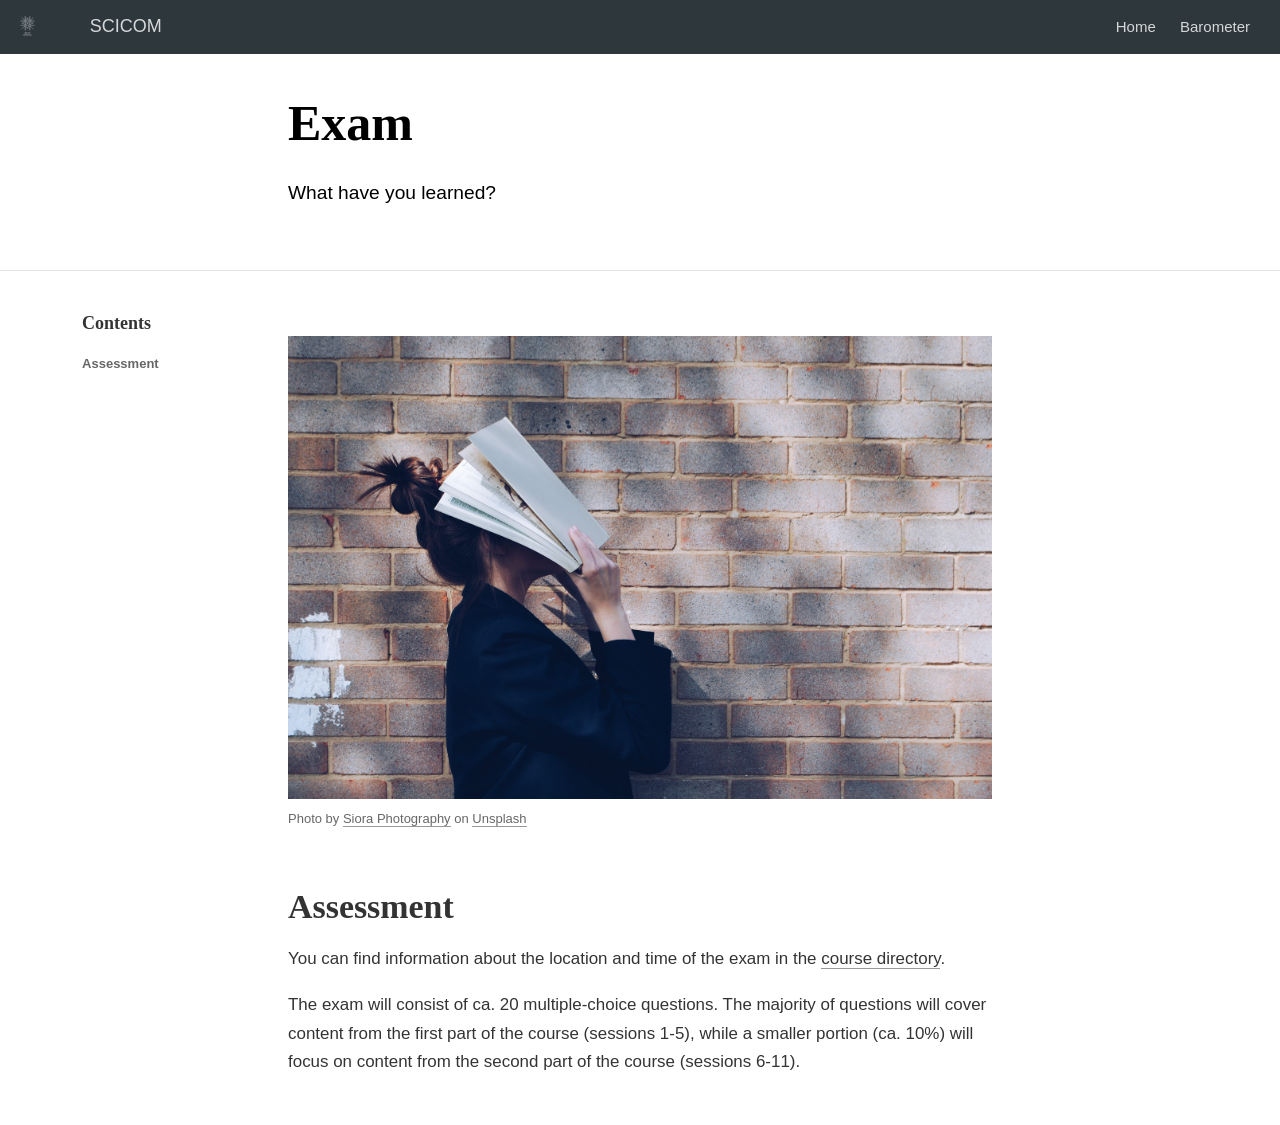
<file: docs/exam.html>
<!DOCTYPE html>

<html xmlns="http://www.w3.org/1999/xhtml" lang="" xml:lang="">

<head>
  <meta charset="utf-8"/>
  <meta name="viewport" content="width=device-width, initial-scale=1"/>
  <meta http-equiv="X-UA-Compatible" content="IE=Edge,chrome=1"/>
  <meta name="generator" content="distill" />

  <style type="text/css">
  /* Hide doc at startup (prevent jankiness while JS renders/transforms) */
  body {
    visibility: hidden;
  }
  </style>

 <!--radix_placeholder_import_source-->
 <!--/radix_placeholder_import_source-->

<style type="text/css">code{white-space: pre;}</style>
<style type="text/css" data-origin="pandoc">
pre > code.sourceCode { white-space: pre; position: relative; }
pre > code.sourceCode > span { line-height: 1.25; }
pre > code.sourceCode > span:empty { height: 1.2em; }
.sourceCode { overflow: visible; }
code.sourceCode > span { color: inherit; text-decoration: inherit; }
div.sourceCode { margin: 1em 0; }
pre.sourceCode { margin: 0; }
@media screen {
div.sourceCode { overflow: auto; }
}
@media print {
pre > code.sourceCode { white-space: pre-wrap; }
pre > code.sourceCode > span { display: inline-block; text-indent: -5em; padding-left: 5em; }
}
pre.numberSource code
  { counter-reset: source-line 0; }
pre.numberSource code > span
  { position: relative; left: -4em; counter-increment: source-line; }
pre.numberSource code > span > a:first-child::before
  { content: counter(source-line);
    position: relative; left: -1em; text-align: right; vertical-align: baseline;
    border: none; display: inline-block;
    -webkit-touch-callout: none; -webkit-user-select: none;
    -khtml-user-select: none; -moz-user-select: none;
    -ms-user-select: none; user-select: none;
    padding: 0 4px; width: 4em;
    color: #aaaaaa;
  }
pre.numberSource { margin-left: 3em; border-left: 1px solid #aaaaaa;  padding-left: 4px; }
div.sourceCode
  { color: #00769e; background-color: #f1f3f5; }
@media screen {
pre > code.sourceCode > span > a:first-child::before { text-decoration: underline; }
}
code span { color: #00769e; } /* Normal */
code span.al { color: #ad0000; } /* Alert */
code span.an { color: #5e5e5e; } /* Annotation */
code span.at { color: #657422; } /* Attribute */
code span.bn { color: #ad0000; } /* BaseN */
code span.bu { } /* BuiltIn */
code span.cf { color: #00769e; } /* ControlFlow */
code span.ch { color: #20794d; } /* Char */
code span.cn { color: #8f5902; } /* Constant */
code span.co { color: #5e5e5e; } /* Comment */
code span.cv { color: #5e5e5e; font-style: italic; } /* CommentVar */
code span.do { color: #5e5e5e; font-style: italic; } /* Documentation */
code span.dt { color: #ad0000; } /* DataType */
code span.dv { color: #ad0000; } /* DecVal */
code span.er { color: #ad0000; } /* Error */
code span.ex { } /* Extension */
code span.fl { color: #ad0000; } /* Float */
code span.fu { color: #4758ab; } /* Function */
code span.im { } /* Import */
code span.in { color: #5e5e5e; } /* Information */
code span.kw { color: #00769e; } /* Keyword */
code span.op { color: #5e5e5e; } /* Operator */
code span.ot { color: #00769e; } /* Other */
code span.pp { color: #ad0000; } /* Preprocessor */
code span.sc { color: #5e5e5e; } /* SpecialChar */
code span.ss { color: #20794d; } /* SpecialString */
code span.st { color: #20794d; } /* String */
code span.va { color: #111111; } /* Variable */
code span.vs { color: #20794d; } /* VerbatimString */
code span.wa { color: #5e5e5e; font-style: italic; } /* Warning */
</style>


  <!--radix_placeholder_meta_tags-->
  <title>SCICOM: Exam</title>

  <meta property="description" itemprop="description" content="What have you learned?"/>



  <!--  https://developers.facebook.com/docs/sharing/webmasters#markup -->
  <meta property="og:title" content="SCICOM: Exam"/>
  <meta property="og:type" content="article"/>
  <meta property="og:description" content="What have you learned?"/>
  <meta property="og:locale" content="en_US"/>
  <meta property="og:site_name" content="SCICOM"/>

  <!--  https://dev.twitter.com/cards/types/summary -->
  <meta property="twitter:card" content="summary"/>
  <meta property="twitter:title" content="SCICOM: Exam"/>
  <meta property="twitter:description" content="What have you learned?"/>

  <!--/radix_placeholder_meta_tags-->
  <!--radix_placeholder_rmarkdown_metadata-->

  <script type="text/json" id="radix-rmarkdown-metadata">
  {"type":"list","attributes":{"names":{"type":"character","attributes":{},"value":["title","description"]}},"value":[{"type":"character","attributes":{},"value":["Exam"]},{"type":"character","attributes":{},"value":["What have you learned?"]}]}
  </script>
  <!--/radix_placeholder_rmarkdown_metadata-->
  <!--radix_placeholder_navigation_in_header-->
  <meta name="distill:offset" content=""/>

  <script type="application/javascript">

    window.headroom_prevent_pin = false;

    window.document.addEventListener("DOMContentLoaded", function (event) {

      // initialize headroom for banner
      var header = $('header').get(0);
      var headerHeight = header.offsetHeight;
      var headroom = new Headroom(header, {
        tolerance: 5,
        onPin : function() {
          if (window.headroom_prevent_pin) {
            window.headroom_prevent_pin = false;
            headroom.unpin();
          }
        }
      });
      headroom.init();
      if(window.location.hash)
        headroom.unpin();
      $(header).addClass('headroom--transition');

      // offset scroll location for banner on hash change
      // (see: https://github.com/WickyNilliams/headroom.js/issues/38)
      window.addEventListener("hashchange", function(event) {
        window.scrollTo(0, window.pageYOffset - (headerHeight + 25));
      });

      // responsive menu
      $('.distill-site-header').each(function(i, val) {
        var topnav = $(this);
        var toggle = topnav.find('.nav-toggle');
        toggle.on('click', function() {
          topnav.toggleClass('responsive');
        });
      });

      // nav dropdowns
      $('.nav-dropbtn').click(function(e) {
        $(this).next('.nav-dropdown-content').toggleClass('nav-dropdown-active');
        $(this).parent().siblings('.nav-dropdown')
           .children('.nav-dropdown-content').removeClass('nav-dropdown-active');
      });
      $("body").click(function(e){
        $('.nav-dropdown-content').removeClass('nav-dropdown-active');
      });
      $(".nav-dropdown").click(function(e){
        e.stopPropagation();
      });
    });
  </script>

  <style type="text/css">

  /* Theme (user-documented overrideables for nav appearance) */

  .distill-site-nav {
    color: rgba(255, 255, 255, 0.8);
    background-color: #0F2E3D;
    font-size: 15px;
    font-weight: 300;
  }

  .distill-site-nav a {
    color: inherit;
    text-decoration: none;
  }

  .distill-site-nav a:hover {
    color: white;
  }

  @media print {
    .distill-site-nav {
      display: none;
    }
  }

  .distill-site-header {

  }

  .distill-site-footer {

  }


  /* Site Header */

  .distill-site-header {
    width: 100%;
    box-sizing: border-box;
    z-index: 3;
  }

  .distill-site-header .nav-left {
    display: inline-block;
    margin-left: 8px;
  }

  @media screen and (max-width: 768px) {
    .distill-site-header .nav-left {
      margin-left: 0;
    }
  }


  .distill-site-header .nav-right {
    float: right;
    margin-right: 8px;
  }

  .distill-site-header a,
  .distill-site-header .title {
    display: inline-block;
    text-align: center;
    padding: 14px 10px 14px 10px;
  }

  .distill-site-header .title {
    font-size: 18px;
    min-width: 150px;
  }

  .distill-site-header .logo {
    padding: 0;
  }

  .distill-site-header .logo img {
    display: none;
    max-height: 20px;
    width: auto;
    margin-bottom: -4px;
  }

  .distill-site-header .nav-image img {
    max-height: 18px;
    width: auto;
    display: inline-block;
    margin-bottom: -3px;
  }



  @media screen and (min-width: 1000px) {
    .distill-site-header .logo img {
      display: inline-block;
    }
    .distill-site-header .nav-left {
      margin-left: 20px;
    }
    .distill-site-header .nav-right {
      margin-right: 20px;
    }
    .distill-site-header .title {
      padding-left: 12px;
    }
  }


  .distill-site-header .nav-toggle {
    display: none;
  }

  .nav-dropdown {
    display: inline-block;
    position: relative;
  }

  .nav-dropdown .nav-dropbtn {
    border: none;
    outline: none;
    color: rgba(255, 255, 255, 0.8);
    padding: 16px 10px;
    background-color: transparent;
    font-family: inherit;
    font-size: inherit;
    font-weight: inherit;
    margin: 0;
    margin-top: 1px;
    z-index: 2;
  }

  .nav-dropdown-content {
    display: none;
    position: absolute;
    background-color: white;
    min-width: 200px;
    border: 1px solid rgba(0,0,0,0.15);
    border-radius: 4px;
    box-shadow: 0px 8px 16px 0px rgba(0,0,0,0.1);
    z-index: 1;
    margin-top: 2px;
    white-space: nowrap;
    padding-top: 4px;
    padding-bottom: 4px;
  }

  .nav-dropdown-content hr {
    margin-top: 4px;
    margin-bottom: 4px;
    border: none;
    border-bottom: 1px solid rgba(0, 0, 0, 0.1);
  }

  .nav-dropdown-active {
    display: block;
  }

  .nav-dropdown-content a, .nav-dropdown-content .nav-dropdown-header {
    color: black;
    padding: 6px 24px;
    text-decoration: none;
    display: block;
    text-align: left;
  }

  .nav-dropdown-content .nav-dropdown-header {
    display: block;
    padding: 5px 24px;
    padding-bottom: 0;
    text-transform: uppercase;
    font-size: 14px;
    color: #999999;
    white-space: nowrap;
  }

  .nav-dropdown:hover .nav-dropbtn {
    color: white;
  }

  .nav-dropdown-content a:hover {
    background-color: #ddd;
    color: black;
  }

  .nav-right .nav-dropdown-content {
    margin-left: -45%;
    right: 0;
  }

  @media screen and (max-width: 768px) {
    .distill-site-header a, .distill-site-header .nav-dropdown  {display: none;}
    .distill-site-header a.nav-toggle {
      float: right;
      display: block;
    }
    .distill-site-header .title {
      margin-left: 0;
    }
    .distill-site-header .nav-right {
      margin-right: 0;
    }
    .distill-site-header {
      overflow: hidden;
    }
    .nav-right .nav-dropdown-content {
      margin-left: 0;
    }
  }


  @media screen and (max-width: 768px) {
    .distill-site-header.responsive {position: relative; min-height: 500px; }
    .distill-site-header.responsive a.nav-toggle {
      position: absolute;
      right: 0;
      top: 0;
    }
    .distill-site-header.responsive a,
    .distill-site-header.responsive .nav-dropdown {
      display: block;
      text-align: left;
    }
    .distill-site-header.responsive .nav-left,
    .distill-site-header.responsive .nav-right {
      width: 100%;
    }
    .distill-site-header.responsive .nav-dropdown {float: none;}
    .distill-site-header.responsive .nav-dropdown-content {position: relative;}
    .distill-site-header.responsive .nav-dropdown .nav-dropbtn {
      display: block;
      width: 100%;
      text-align: left;
    }
  }

  /* Site Footer */

  .distill-site-footer {
    width: 100%;
    overflow: hidden;
    box-sizing: border-box;
    z-index: 3;
    margin-top: 30px;
    padding-top: 30px;
    padding-bottom: 30px;
    text-align: center;
  }

  /* Headroom */

  d-title {
    padding-top: 6rem;
  }

  @media print {
    d-title {
      padding-top: 4rem;
    }
  }

  .headroom {
    z-index: 1000;
    position: fixed;
    top: 0;
    left: 0;
    right: 0;
  }

  .headroom--transition {
    transition: all .4s ease-in-out;
  }

  .headroom--unpinned {
    top: -100px;
  }

  .headroom--pinned {
    top: 0;
  }

  /* adjust viewport for navbar height */
  /* helps vertically center bootstrap (non-distill) content */
  .min-vh-100 {
    min-height: calc(100vh - 100px) !important;
  }

  </style>

  <script src="site_libs/jquery-3.6.0/jquery-3.6.0.min.js"></script>
  <link href="site_libs/font-awesome-6.4.2/css/all.min.css" rel="stylesheet"/>
  <link href="site_libs/font-awesome-6.4.2/css/v4-shims.min.css" rel="stylesheet"/>
  <script src="site_libs/headroom-0.9.4/headroom.min.js"></script>
  <script src="site_libs/autocomplete-0.37.1/autocomplete.min.js"></script>
  <script src="site_libs/fuse-6.4.1/fuse.min.js"></script>

  <script type="application/javascript">

  function getMeta(metaName) {
    var metas = document.getElementsByTagName('meta');
    for (let i = 0; i < metas.length; i++) {
      if (metas[i].getAttribute('name') === metaName) {
        return metas[i].getAttribute('content');
      }
    }
    return '';
  }

  function offsetURL(url) {
    var offset = getMeta('distill:offset');
    return offset ? offset + '/' + url : url;
  }

  function createFuseIndex() {

    // create fuse index
    var options = {
      keys: [
        { name: 'title', weight: 20 },
        { name: 'categories', weight: 15 },
        { name: 'description', weight: 10 },
        { name: 'contents', weight: 5 },
      ],
      ignoreLocation: true,
      threshold: 0
    };
    var fuse = new window.Fuse([], options);

    // fetch the main search.json
    return fetch(offsetURL('search.json'))
      .then(function(response) {
        if (response.status == 200) {
          return response.json().then(function(json) {
            // index main articles
            json.articles.forEach(function(article) {
              fuse.add(article);
            });
            // download collections and index their articles
            return Promise.all(json.collections.map(function(collection) {
              return fetch(offsetURL(collection)).then(function(response) {
                if (response.status === 200) {
                  return response.json().then(function(articles) {
                    articles.forEach(function(article) {
                      fuse.add(article);
                    });
                  })
                } else {
                  return Promise.reject(
                    new Error('Unexpected status from search index request: ' +
                              response.status)
                  );
                }
              });
            })).then(function() {
              return fuse;
            });
          });

        } else {
          return Promise.reject(
            new Error('Unexpected status from search index request: ' +
                        response.status)
          );
        }
      });
  }

  window.document.addEventListener("DOMContentLoaded", function (event) {

    // get search element (bail if we don't have one)
    var searchEl = window.document.getElementById('distill-search');
    if (!searchEl)
      return;

    createFuseIndex()
      .then(function(fuse) {

        // make search box visible
        searchEl.classList.remove('hidden');

        // initialize autocomplete
        var options = {
          autoselect: true,
          hint: false,
          minLength: 2,
        };
        window.autocomplete(searchEl, options, [{
          source: function(query, callback) {
            const searchOptions = {
              isCaseSensitive: false,
              shouldSort: true,
              minMatchCharLength: 2,
              limit: 10,
            };
            var results = fuse.search(query, searchOptions);
            callback(results
              .map(function(result) { return result.item; })
            );
          },
          templates: {
            suggestion: function(suggestion) {
              var img = suggestion.preview && Object.keys(suggestion.preview).length > 0
                ? `<img src="${offsetURL(suggestion.preview)}"</img>`
                : '';
              var html = `
                <div class="search-item">
                  <h3>${suggestion.title}</h3>
                  <div class="search-item-description">
                    ${suggestion.description || ''}
                  </div>
                  <div class="search-item-preview">
                    ${img}
                  </div>
                </div>
              `;
              return html;
            }
          }
        }]).on('autocomplete:selected', function(event, suggestion) {
          window.location.href = offsetURL(suggestion.path);
        });
        // remove inline display style on autocompleter (we want to
        // manage responsive display via css)
        $('.algolia-autocomplete').css("display", "");
      })
      .catch(function(error) {
        console.log(error);
      });

  });

  </script>

  <style type="text/css">

  .nav-search {
    font-size: x-small;
  }

  /* Algolioa Autocomplete */

  .algolia-autocomplete {
    display: inline-block;
    margin-left: 10px;
    vertical-align: sub;
    background-color: white;
    color: black;
    padding: 6px;
    padding-top: 8px;
    padding-bottom: 0;
    border-radius: 6px;
    border: 1px #0F2E3D solid;
    width: 180px;
  }


  @media screen and (max-width: 768px) {
    .distill-site-nav .algolia-autocomplete {
      display: none;
      visibility: hidden;
    }
    .distill-site-nav.responsive .algolia-autocomplete {
      display: inline-block;
      visibility: visible;
    }
    .distill-site-nav.responsive .algolia-autocomplete .aa-dropdown-menu {
      margin-left: 0;
      width: 400px;
      max-height: 400px;
    }
  }

  .algolia-autocomplete .aa-input, .algolia-autocomplete .aa-hint {
    width: 90%;
    outline: none;
    border: none;
  }

  .algolia-autocomplete .aa-hint {
    color: #999;
  }
  .algolia-autocomplete .aa-dropdown-menu {
    width: 550px;
    max-height: 70vh;
    overflow-x: visible;
    overflow-y: scroll;
    padding: 5px;
    margin-top: 3px;
    margin-left: -150px;
    background-color: #fff;
    border-radius: 5px;
    border: 1px solid #999;
    border-top: none;
  }

  .algolia-autocomplete .aa-dropdown-menu .aa-suggestion {
    cursor: pointer;
    padding: 5px 4px;
    border-bottom: 1px solid #eee;
  }

  .algolia-autocomplete .aa-dropdown-menu .aa-suggestion:last-of-type {
    border-bottom: none;
    margin-bottom: 2px;
  }

  .algolia-autocomplete .aa-dropdown-menu .aa-suggestion .search-item {
    overflow: hidden;
    font-size: 0.8em;
    line-height: 1.4em;
  }

  .algolia-autocomplete .aa-dropdown-menu .aa-suggestion .search-item h3 {
    font-size: 1rem;
    margin-block-start: 0;
    margin-block-end: 5px;
  }

  .algolia-autocomplete .aa-dropdown-menu .aa-suggestion .search-item-description {
    display: inline-block;
    overflow: hidden;
    height: 2.8em;
    width: 80%;
    margin-right: 4%;
  }

  .algolia-autocomplete .aa-dropdown-menu .aa-suggestion .search-item-preview {
    display: inline-block;
    width: 15%;
  }

  .algolia-autocomplete .aa-dropdown-menu .aa-suggestion .search-item-preview img {
    height: 3em;
    width: auto;
    display: none;
  }

  .algolia-autocomplete .aa-dropdown-menu .aa-suggestion .search-item-preview img[src] {
    display: initial;
  }

  .algolia-autocomplete .aa-dropdown-menu .aa-suggestion.aa-cursor {
    background-color: #eee;
  }
  .algolia-autocomplete .aa-dropdown-menu .aa-suggestion em {
    font-weight: bold;
    font-style: normal;
  }

  </style>


  <!--/radix_placeholder_navigation_in_header-->
  <!--radix_placeholder_distill-->

  <style type="text/css">

  body {
    background-color: white;
  }

  .pandoc-table {
    width: 100%;
  }

  .pandoc-table>caption {
    margin-bottom: 10px;
  }

  .pandoc-table th:not([align]) {
    text-align: left;
  }

  .pagedtable-footer {
    font-size: 15px;
  }

  d-byline .byline {
    grid-template-columns: 2fr 2fr;
  }

  d-byline .byline h3 {
    margin-block-start: 1.5em;
  }

  d-byline .byline .authors-affiliations h3 {
    margin-block-start: 0.5em;
  }

  .authors-affiliations .orcid-id {
    width: 16px;
    height:16px;
    margin-left: 4px;
    margin-right: 4px;
    vertical-align: middle;
    padding-bottom: 2px;
  }

  d-title .dt-tags {
    margin-top: 1em;
    grid-column: text;
  }

  .dt-tags .dt-tag {
    text-decoration: none;
    display: inline-block;
    color: rgba(0,0,0,0.6);
    padding: 0em 0.4em;
    margin-right: 0.5em;
    margin-bottom: 0.4em;
    font-size: 70%;
    border: 1px solid rgba(0,0,0,0.2);
    border-radius: 3px;
    text-transform: uppercase;
    font-weight: 500;
  }

  d-article table.gt_table td,
  d-article table.gt_table th {
    border-bottom: none;
    font-size: 100%;
  }

  .html-widget {
    margin-bottom: 2.0em;
  }

  .l-screen-inset {
    padding-right: 16px;
  }

  .l-screen .caption {
    margin-left: 10px;
  }

  .shaded {
    background: rgb(247, 247, 247);
    padding-top: 20px;
    padding-bottom: 20px;
    border-top: 1px solid rgba(0, 0, 0, 0.1);
    border-bottom: 1px solid rgba(0, 0, 0, 0.1);
  }

  .shaded .html-widget {
    margin-bottom: 0;
    border: 1px solid rgba(0, 0, 0, 0.1);
  }

  .shaded .shaded-content {
    background: white;
  }

  .text-output {
    margin-top: 0;
    line-height: 1.5em;
  }

  .hidden {
    display: none !important;
  }

  hr.section-separator {
    border: none;
    border-top: 1px solid rgba(0, 0, 0, 0.1);
    margin: 0px;
  }


  d-byline {
    border-top: none;
  }

  d-article {
    padding-top: 2.5rem;
    padding-bottom: 30px;
    border-top: none;
  }

  d-appendix {
    padding-top: 30px;
  }

  d-article>p>img {
    width: 100%;
  }

  d-article h2 {
    margin: 1rem 0 1.5rem 0;
  }

  d-article h3 {
    margin-top: 1.5rem;
  }

  d-article iframe {
    border: 1px solid rgba(0, 0, 0, 0.1);
    margin-bottom: 2.0em;
    width: 100%;
  }

  /* Tweak code blocks */

  d-article div.sourceCode code,
  d-article pre code {
    font-family: Consolas, Monaco, 'Andale Mono', 'Ubuntu Mono', monospace;
  }

  d-article pre,
  d-article div.sourceCode,
  d-article div.sourceCode pre {
    overflow: auto;
  }

  d-article div.sourceCode {
    background-color: white;
  }

  d-article div.sourceCode pre {
    padding-left: 10px;
    font-size: 12px;
    border-left: 2px solid rgba(0,0,0,0.1);
  }

  d-article pre {
    font-size: 12px;
    color: black;
    background: none;
    margin-top: 0;
    text-align: left;
    white-space: pre;
    word-spacing: normal;
    word-break: normal;
    word-wrap: normal;
    line-height: 1.5;

    -moz-tab-size: 4;
    -o-tab-size: 4;
    tab-size: 4;

    -webkit-hyphens: none;
    -moz-hyphens: none;
    -ms-hyphens: none;
    hyphens: none;
  }

  d-article pre a {
    border-bottom: none;
  }

  d-article pre a:hover {
    border-bottom: none;
    text-decoration: underline;
  }

  d-article details {
    grid-column: text;
    margin-bottom: 0.8em;
  }

  @media(min-width: 768px) {

  d-article pre,
  d-article div.sourceCode,
  d-article div.sourceCode pre {
    overflow: visible !important;
  }

  d-article div.sourceCode pre {
    padding-left: 18px;
    font-size: 14px;
  }

  /* tweak for Pandoc numbered line within distill */
  d-article pre.numberSource code > span {
      left: -2em;
  }

  d-article pre {
    font-size: 14px;
  }

  }

  figure img.external {
    background: white;
    border: 1px solid rgba(0, 0, 0, 0.1);
    box-shadow: 0 1px 8px rgba(0, 0, 0, 0.1);
    padding: 18px;
    box-sizing: border-box;
  }

  /* CSS for d-contents */

  .d-contents {
    grid-column: text;
    color: rgba(0,0,0,0.8);
    font-size: 0.9em;
    padding-bottom: 1em;
    margin-bottom: 1em;
    padding-bottom: 0.5em;
    margin-bottom: 1em;
    padding-left: 0.25em;
    justify-self: start;
  }

  @media(min-width: 1000px) {
    .d-contents.d-contents-float {
      height: 0;
      grid-column-start: 1;
      grid-column-end: 4;
      justify-self: center;
      padding-right: 3em;
      padding-left: 2em;
    }
  }

  .d-contents nav h3 {
    font-size: 18px;
    margin-top: 0;
    margin-bottom: 1em;
  }

  .d-contents li {
    list-style-type: none
  }

  .d-contents nav > ul {
    padding-left: 0;
  }

  .d-contents ul {
    padding-left: 1em
  }

  .d-contents nav ul li {
    margin-top: 0.6em;
    margin-bottom: 0.2em;
  }

  .d-contents nav a {
    font-size: 13px;
    border-bottom: none;
    text-decoration: none
    color: rgba(0, 0, 0, 0.8);
  }

  .d-contents nav a:hover {
    text-decoration: underline solid rgba(0, 0, 0, 0.6)
  }

  .d-contents nav > ul > li > a {
    font-weight: 600;
  }

  .d-contents nav > ul > li > ul {
    font-weight: inherit;
  }

  .d-contents nav > ul > li > ul > li {
    margin-top: 0.2em;
  }


  .d-contents nav ul {
    margin-top: 0;
    margin-bottom: 0.25em;
  }

  .d-article-with-toc h2:nth-child(2) {
    margin-top: 0;
  }


  /* Figure */

  .figure {
    position: relative;
    margin-bottom: 2.5em;
    margin-top: 1.5em;
  }

  .figure .caption {
    color: rgba(0, 0, 0, 0.6);
    font-size: 12px;
    line-height: 1.5em;
  }

  .figure img.external {
    background: white;
    border: 1px solid rgba(0, 0, 0, 0.1);
    box-shadow: 0 1px 8px rgba(0, 0, 0, 0.1);
    padding: 18px;
    box-sizing: border-box;
  }

  .figure .caption a {
    color: rgba(0, 0, 0, 0.6);
  }

  .figure .caption b,
  .figure .caption strong, {
    font-weight: 600;
    color: rgba(0, 0, 0, 1.0);
  }

  /* Citations */

  d-article .citation {
    color: inherit;
    cursor: inherit;
  }

  div.hanging-indent{
    margin-left: 1em; text-indent: -1em;
  }

  /* Citation hover box */

  .tippy-box[data-theme~=light-border] {
    background-color: rgba(250, 250, 250, 0.95);
  }

  .tippy-content > p {
    margin-bottom: 0;
    padding: 2px;
  }


  /* Tweak 1000px media break to show more text */

  @media(min-width: 1000px) {
    .base-grid,
    distill-header,
    d-title,
    d-abstract,
    d-article,
    d-appendix,
    distill-appendix,
    d-byline,
    d-footnote-list,
    d-citation-list,
    distill-footer {
      grid-template-columns: [screen-start] 1fr [page-start kicker-start] 80px [middle-start] 50px [text-start kicker-end] 65px 65px 65px 65px 65px 65px 65px 65px [text-end gutter-start] 65px [middle-end] 65px [page-end gutter-end] 1fr [screen-end];
      grid-column-gap: 16px;
    }

    .grid {
      grid-column-gap: 16px;
    }

    d-article {
      font-size: 1.06rem;
      line-height: 1.7em;
    }
    figure .caption, .figure .caption, figure figcaption {
      font-size: 13px;
    }
  }

  @media(min-width: 1180px) {
    .base-grid,
    distill-header,
    d-title,
    d-abstract,
    d-article,
    d-appendix,
    distill-appendix,
    d-byline,
    d-footnote-list,
    d-citation-list,
    distill-footer {
      grid-template-columns: [screen-start] 1fr [page-start kicker-start] 60px [middle-start] 60px [text-start kicker-end] 60px 60px 60px 60px 60px 60px 60px 60px [text-end gutter-start] 60px [middle-end] 60px [page-end gutter-end] 1fr [screen-end];
      grid-column-gap: 32px;
    }

    .grid {
      grid-column-gap: 32px;
    }
  }


  /* Get the citation styles for the appendix (not auto-injected on render since
     we do our own rendering of the citation appendix) */

  d-appendix .citation-appendix,
  .d-appendix .citation-appendix {
    font-size: 11px;
    line-height: 15px;
    border-left: 1px solid rgba(0, 0, 0, 0.1);
    padding-left: 18px;
    border: 1px solid rgba(0,0,0,0.1);
    background: rgba(0, 0, 0, 0.02);
    padding: 10px 18px;
    border-radius: 3px;
    color: rgba(150, 150, 150, 1);
    overflow: hidden;
    margin-top: -12px;
    white-space: pre-wrap;
    word-wrap: break-word;
  }

  /* Include appendix styles here so they can be overridden */

  d-appendix {
    contain: layout style;
    font-size: 0.8em;
    line-height: 1.7em;
    margin-top: 60px;
    margin-bottom: 0;
    border-top: 1px solid rgba(0, 0, 0, 0.1);
    color: rgba(0,0,0,0.5);
    padding-top: 60px;
    padding-bottom: 48px;
  }

  d-appendix h3 {
    grid-column: page-start / text-start;
    font-size: 15px;
    font-weight: 500;
    margin-top: 1em;
    margin-bottom: 0;
    color: rgba(0,0,0,0.65);
  }

  d-appendix h3 + * {
    margin-top: 1em;
  }

  d-appendix ol {
    padding: 0 0 0 15px;
  }

  @media (min-width: 768px) {
    d-appendix ol {
      padding: 0 0 0 30px;
      margin-left: -30px;
    }
  }

  d-appendix li {
    margin-bottom: 1em;
  }

  d-appendix a {
    color: rgba(0, 0, 0, 0.6);
  }

  d-appendix > * {
    grid-column: text;
  }

  d-appendix > d-footnote-list,
  d-appendix > d-citation-list,
  d-appendix > distill-appendix {
    grid-column: screen;
  }

  /* Include footnote styles here so they can be overridden */

  d-footnote-list {
    contain: layout style;
  }

  d-footnote-list > * {
    grid-column: text;
  }

  d-footnote-list a.footnote-backlink {
    color: rgba(0,0,0,0.3);
    padding-left: 0.5em;
  }



  /* Anchor.js */

  .anchorjs-link {
    /*transition: all .25s linear; */
    text-decoration: none;
    border-bottom: none;
  }
  *:hover > .anchorjs-link {
    margin-left: -1.125em !important;
    text-decoration: none;
    border-bottom: none;
  }

  /* Social footer */

  .social_footer {
    margin-top: 30px;
    margin-bottom: 0;
    color: rgba(0,0,0,0.67);
  }

  .disqus-comments {
    margin-right: 30px;
  }

  .disqus-comment-count {
    border-bottom: 1px solid rgba(0, 0, 0, 0.4);
    cursor: pointer;
  }

  #disqus_thread {
    margin-top: 30px;
  }

  .article-sharing a {
    border-bottom: none;
    margin-right: 8px;
  }

  .article-sharing a:hover {
    border-bottom: none;
  }

  .sidebar-section.subscribe {
    font-size: 12px;
    line-height: 1.6em;
  }

  .subscribe p {
    margin-bottom: 0.5em;
  }


  .article-footer .subscribe {
    font-size: 15px;
    margin-top: 45px;
  }


  .sidebar-section.custom {
    font-size: 12px;
    line-height: 1.6em;
  }

  .custom p {
    margin-bottom: 0.5em;
  }

  /* Styles for listing layout (hide title) */
  .layout-listing d-title, .layout-listing .d-title {
    display: none;
  }

  /* Styles for posts lists (not auto-injected) */


  .posts-with-sidebar {
    padding-left: 45px;
    padding-right: 45px;
  }

  .posts-list .description h2,
  .posts-list .description p {
    font-family: -apple-system, BlinkMacSystemFont, "Segoe UI", Roboto, Oxygen, Ubuntu, Cantarell, "Fira Sans", "Droid Sans", "Helvetica Neue", Arial, sans-serif;
  }

  .posts-list .description h2 {
    font-weight: 700;
    border-bottom: none;
    padding-bottom: 0;
  }

  .posts-list h2.post-tag {
    border-bottom: 1px solid rgba(0, 0, 0, 0.2);
    padding-bottom: 12px;
  }
  .posts-list {
    margin-top: 60px;
    margin-bottom: 24px;
  }

  .posts-list .post-preview {
    text-decoration: none;
    overflow: hidden;
    display: block;
    border-bottom: 1px solid rgba(0, 0, 0, 0.1);
    padding: 24px 0;
  }

  .post-preview-last {
    border-bottom: none !important;
  }

  .posts-list .posts-list-caption {
    grid-column: screen;
    font-weight: 400;
  }

  .posts-list .post-preview h2 {
    margin: 0 0 6px 0;
    line-height: 1.2em;
    font-style: normal;
    font-size: 24px;
  }

  .posts-list .post-preview p {
    margin: 0 0 12px 0;
    line-height: 1.4em;
    font-size: 16px;
  }

  .posts-list .post-preview .thumbnail {
    box-sizing: border-box;
    margin-bottom: 24px;
    position: relative;
    max-width: 500px;
  }
  .posts-list .post-preview img {
    width: 100%;
    display: block;
  }

  .posts-list .metadata {
    font-size: 12px;
    line-height: 1.4em;
    margin-bottom: 18px;
  }

  .posts-list .metadata > * {
    display: inline-block;
  }

  .posts-list .metadata .publishedDate {
    margin-right: 2em;
  }

  .posts-list .metadata .dt-authors {
    display: block;
    margin-top: 0.3em;
    margin-right: 2em;
  }

  .posts-list .dt-tags {
    display: block;
    line-height: 1em;
  }

  .posts-list .dt-tags .dt-tag {
    display: inline-block;
    color: rgba(0,0,0,0.6);
    padding: 0.3em 0.4em;
    margin-right: 0.2em;
    margin-bottom: 0.4em;
    font-size: 60%;
    border: 1px solid rgba(0,0,0,0.2);
    border-radius: 3px;
    text-transform: uppercase;
    font-weight: 500;
  }

  .posts-list img {
    opacity: 1;
  }

  .posts-list img[data-src] {
    opacity: 0;
  }

  .posts-more {
    clear: both;
  }


  .posts-sidebar {
    font-size: 16px;
  }

  .posts-sidebar h3 {
    font-size: 16px;
    margin-top: 0;
    margin-bottom: 0.5em;
    font-weight: 400;
    text-transform: uppercase;
  }

  .sidebar-section {
    margin-bottom: 30px;
  }

  .categories ul {
    list-style-type: none;
    margin: 0;
    padding: 0;
  }

  .categories li {
    color: rgba(0, 0, 0, 0.8);
    margin-bottom: 0;
  }

  .categories li>a {
    border-bottom: none;
  }

  .categories li>a:hover {
    border-bottom: 1px solid rgba(0, 0, 0, 0.4);
  }

  .categories .active {
    font-weight: 600;
  }

  .categories .category-count {
    color: rgba(0, 0, 0, 0.4);
  }


  @media(min-width: 768px) {
    .posts-list .post-preview h2 {
      font-size: 26px;
    }
    .posts-list .post-preview .thumbnail {
      float: right;
      width: 30%;
      margin-bottom: 0;
    }
    .posts-list .post-preview .description {
      float: left;
      width: 45%;
    }
    .posts-list .post-preview .metadata {
      float: left;
      width: 20%;
      margin-top: 8px;
    }
    .posts-list .post-preview p {
      margin: 0 0 12px 0;
      line-height: 1.5em;
      font-size: 16px;
    }
    .posts-with-sidebar .posts-list {
      float: left;
      width: 75%;
    }
    .posts-with-sidebar .posts-sidebar {
      float: right;
      width: 20%;
      margin-top: 60px;
      padding-top: 24px;
      padding-bottom: 24px;
    }
  }


  /* Improve display for browsers without grid (IE/Edge <= 15) */

  .downlevel {
    line-height: 1.6em;
    font-family: -apple-system, BlinkMacSystemFont, "Segoe UI", Roboto, Oxygen, Ubuntu, Cantarell, "Fira Sans", "Droid Sans", "Helvetica Neue", Arial, sans-serif;
    margin: 0;
  }

  .downlevel .d-title {
    padding-top: 6rem;
    padding-bottom: 1.5rem;
  }

  .downlevel .d-title h1 {
    font-size: 50px;
    font-weight: 700;
    line-height: 1.1em;
    margin: 0 0 0.5rem;
  }

  .downlevel .d-title p {
    font-weight: 300;
    font-size: 1.2rem;
    line-height: 1.55em;
    margin-top: 0;
  }

  .downlevel .d-byline {
    padding-top: 0.8em;
    padding-bottom: 0.8em;
    font-size: 0.8rem;
    line-height: 1.8em;
  }

  .downlevel .section-separator {
    border: none;
    border-top: 1px solid rgba(0, 0, 0, 0.1);
  }

  .downlevel .d-article {
    font-size: 1.06rem;
    line-height: 1.7em;
    padding-top: 1rem;
    padding-bottom: 2rem;
  }


  .downlevel .d-appendix {
    padding-left: 0;
    padding-right: 0;
    max-width: none;
    font-size: 0.8em;
    line-height: 1.7em;
    margin-bottom: 0;
    color: rgba(0,0,0,0.5);
    padding-top: 40px;
    padding-bottom: 48px;
  }

  .downlevel .footnotes ol {
    padding-left: 13px;
  }

  .downlevel .base-grid,
  .downlevel .distill-header,
  .downlevel .d-title,
  .downlevel .d-abstract,
  .downlevel .d-article,
  .downlevel .d-appendix,
  .downlevel .distill-appendix,
  .downlevel .d-byline,
  .downlevel .d-footnote-list,
  .downlevel .d-citation-list,
  .downlevel .distill-footer,
  .downlevel .appendix-bottom,
  .downlevel .posts-container {
    padding-left: 40px;
    padding-right: 40px;
  }

  @media(min-width: 768px) {
    .downlevel .base-grid,
    .downlevel .distill-header,
    .downlevel .d-title,
    .downlevel .d-abstract,
    .downlevel .d-article,
    .downlevel .d-appendix,
    .downlevel .distill-appendix,
    .downlevel .d-byline,
    .downlevel .d-footnote-list,
    .downlevel .d-citation-list,
    .downlevel .distill-footer,
    .downlevel .appendix-bottom,
    .downlevel .posts-container {
    padding-left: 150px;
    padding-right: 150px;
    max-width: 900px;
  }
  }

  .downlevel pre code {
    display: block;
    border-left: 2px solid rgba(0, 0, 0, .1);
    padding: 0 0 0 20px;
    font-size: 14px;
  }

  .downlevel code, .downlevel pre {
    color: black;
    background: none;
    font-family: Consolas, Monaco, 'Andale Mono', 'Ubuntu Mono', monospace;
    text-align: left;
    white-space: pre;
    word-spacing: normal;
    word-break: normal;
    word-wrap: normal;
    line-height: 1.5;

    -moz-tab-size: 4;
    -o-tab-size: 4;
    tab-size: 4;

    -webkit-hyphens: none;
    -moz-hyphens: none;
    -ms-hyphens: none;
    hyphens: none;
  }

  .downlevel .posts-list .post-preview {
    color: inherit;
  }



  </style>

  <script type="application/javascript">

  function is_downlevel_browser() {
    if (bowser.isUnsupportedBrowser({ msie: "12", msedge: "16"},
                                   window.navigator.userAgent)) {
      return true;
    } else {
      return window.load_distill_framework === undefined;
    }
  }

  // show body when load is complete
  function on_load_complete() {

    // add anchors
    if (window.anchors) {
      window.anchors.options.placement = 'left';
      window.anchors.add('d-article > h2, d-article > h3, d-article > h4, d-article > h5');
    }


    // set body to visible
    document.body.style.visibility = 'visible';

    // force redraw for leaflet widgets
    if (window.HTMLWidgets) {
      var maps = window.HTMLWidgets.findAll(".leaflet");
      $.each(maps, function(i, el) {
        var map = this.getMap();
        map.invalidateSize();
        map.eachLayer(function(layer) {
          if (layer instanceof L.TileLayer)
            layer.redraw();
        });
      });
    }

    // trigger 'shown' so htmlwidgets resize
    $('d-article').trigger('shown');
  }

  function init_distill() {

    init_common();

    // create front matter
    var front_matter = $('<d-front-matter></d-front-matter>');
    $('#distill-front-matter').wrap(front_matter);

    // create d-title
    $('.d-title').changeElementType('d-title');

    // separator
    var separator = '<hr class="section-separator" style="clear: both"/>';
    // prepend separator above appendix
    $('.d-byline').before(separator);
    $('.d-article').before(separator);

    // create d-byline
    var byline = $('<d-byline></d-byline>');
    $('.d-byline').replaceWith(byline);

    // create d-article
    var article = $('<d-article></d-article>');
    $('.d-article').wrap(article).children().unwrap();

    // move posts container into article
    $('.posts-container').appendTo($('d-article'));

    // create d-appendix
    $('.d-appendix').changeElementType('d-appendix');

    // flag indicating that we have appendix items
    var appendix = $('.appendix-bottom').children('h3').length > 0;

    // replace footnotes with <d-footnote>
    $('.footnote-ref').each(function(i, val) {
      appendix = true;
      var href = $(this).attr('href');
      var id = href.replace('#', '');
      var fn = $('#' + id);
      var fn_p = $('#' + id + '>p');
      fn_p.find('.footnote-back').remove();
      var text = fn_p.html();
      var dtfn = $('<d-footnote></d-footnote>');
      dtfn.html(text);
      $(this).replaceWith(dtfn);
    });
    // remove footnotes
    $('.footnotes').remove();

    // move refs into #references-listing
    $('#references-listing').replaceWith($('#refs'));

    $('h1.appendix, h2.appendix').each(function(i, val) {
      $(this).changeElementType('h3');
    });
    $('h3.appendix').each(function(i, val) {
      var id = $(this).attr('id');
      $('.d-contents a[href="#' + id + '"]').parent().remove();
      appendix = true;
      $(this).nextUntil($('h1, h2, h3')).addBack().appendTo($('d-appendix'));
    });

    // show d-appendix if we have appendix content
    $("d-appendix").css('display', appendix ? 'grid' : 'none');

    // localize layout chunks to just output
    $('.layout-chunk').each(function(i, val) {

      // capture layout
      var layout = $(this).attr('data-layout');

      // apply layout to markdown level block elements
      var elements = $(this).children().not('details, div.sourceCode, pre, script');
      elements.each(function(i, el) {
        var layout_div = $('<div class="' + layout + '"></div>');
        if (layout_div.hasClass('shaded')) {
          var shaded_content = $('<div class="shaded-content"></div>');
          $(this).wrap(shaded_content);
          $(this).parent().wrap(layout_div);
        } else {
          $(this).wrap(layout_div);
        }
      });


      // unwrap the layout-chunk div
      $(this).children().unwrap();
    });

    // remove code block used to force  highlighting css
    $('.distill-force-highlighting-css').parent().remove();

    // remove empty line numbers inserted by pandoc when using a
    // custom syntax highlighting theme, except when numbering line
    // in code chunk
    $('pre:not(.numberLines) code.sourceCode a:empty').remove();

    // load distill framework
    load_distill_framework();

    // wait for window.distillRunlevel == 4 to do post processing
    function distill_post_process() {

      if (!window.distillRunlevel || window.distillRunlevel < 4)
        return;

      // hide author/affiliations entirely if we have no authors
      var front_matter = JSON.parse($("#distill-front-matter").html());
      var have_authors = front_matter.authors && front_matter.authors.length > 0;
      if (!have_authors)
        $('d-byline').addClass('hidden');

      // article with toc class
      $('.d-contents').parent().addClass('d-article-with-toc');

      // strip links that point to #
      $('.authors-affiliations').find('a[href="#"]').removeAttr('href');

      // add orcid ids
      $('.authors-affiliations').find('.author').each(function(i, el) {
        var orcid_id = front_matter.authors[i].orcidID;
        var author_name = front_matter.authors[i].author
        if (orcid_id) {
          var a = $('<a></a>');
          a.attr('href', 'https://orcid.org/' + orcid_id);
          var img = $('<img></img>');
          img.addClass('orcid-id');
          img.attr('alt', author_name ? 'ORCID ID for ' + author_name : 'ORCID ID');
          img.attr('src','[data-uri]');
          a.append(img);
          $(this).append(a);
        }
      });

      // hide elements of author/affiliations grid that have no value
      function hide_byline_column(caption) {
        $('d-byline').find('h3:contains("' + caption + '")').parent().css('visibility', 'hidden');
      }

      // affiliations
      var have_affiliations = false;
      for (var i = 0; i<front_matter.authors.length; ++i) {
        var author = front_matter.authors[i];
        if (author.affiliation !== "&nbsp;") {
          have_affiliations = true;
          break;
        }
      }
      if (!have_affiliations)
        $('d-byline').find('h3:contains("Affiliations")').css('visibility', 'hidden');

      // published date
      if (!front_matter.publishedDate)
        hide_byline_column("Published");

      // document object identifier
      var doi = $('d-byline').find('h3:contains("DOI")');
      var doi_p = doi.next().empty();
      if (!front_matter.doi) {
        // if we have a citation and valid citationText then link to that
        if ($('#citation').length > 0 && front_matter.citationText) {
          doi.html('Citation');
          $('<a href="#citation"></a>')
            .text(front_matter.citationText)
            .appendTo(doi_p);
        } else {
          hide_byline_column("DOI");
        }
      } else {
        $('<a></a>')
           .attr('href', "https://doi.org/" + front_matter.doi)
           .html(front_matter.doi)
           .appendTo(doi_p);
      }

       // change plural form of authors/affiliations
      if (front_matter.authors.length === 1) {
        var grid = $('.authors-affiliations');
        grid.children('h3:contains("Authors")').text('Author');
        grid.children('h3:contains("Affiliations")').text('Affiliation');
      }

      // remove d-appendix and d-footnote-list local styles
      $('d-appendix > style:first-child').remove();
      $('d-footnote-list > style:first-child').remove();

      // move appendix-bottom entries to the bottom
      $('.appendix-bottom').appendTo('d-appendix').children().unwrap();
      $('.appendix-bottom').remove();

      // hoverable references
      $('span.citation[data-cites]').each(function() {
        const citeChild = $(this).children()[0]
        // Do not process if @xyz has been used without escaping and without bibliography activated
        // https://github.com/rstudio/distill/issues/466
        if (citeChild === undefined) return true

        if (citeChild.nodeName == "D-FOOTNOTE") {
          var fn = citeChild
          $(this).html(fn.shadowRoot.querySelector("sup"))
          $(this).id = fn.id
          fn.remove()
        }
        var refs = $(this).attr('data-cites').split(" ");
        var refHtml = refs.map(function(ref) {
          // Could use CSS.escape too here, we insure backward compatibility in navigator
          return "<p>" + $('div[id="ref-' + ref + '"]').html() + "</p>";
        }).join("\n");
        window.tippy(this, {
          allowHTML: true,
          content: refHtml,
          maxWidth: 500,
          interactive: true,
          interactiveBorder: 10,
          theme: 'light-border',
          placement: 'bottom-start'
        });
      });

      // fix footnotes in tables (#411)
      // replacing broken distill.pub feature
      $('table d-footnote').each(function() {
        // we replace internal showAtNode methode which is triggered when hovering a footnote
        this.hoverBox.showAtNode = function(node) {
          // ported from https://github.com/distillpub/template/pull/105/files
          calcOffset = function(elem) {
              let x = elem.offsetLeft;
              let y = elem.offsetTop;
              // Traverse upwards until an `absolute` element is found or `elem`
              // becomes null.
              while (elem = elem.offsetParent && elem.style.position != 'absolute') {
                  x += elem.offsetLeft;
                  y += elem.offsetTop;
              }

              return { left: x, top: y };
          }
          // https://developer.mozilla.org/en-US/docs/Web/API/HTMLElement/offsetTop
          const bbox = node.getBoundingClientRect();
          const offset = calcOffset(node);
          this.show([offset.left + bbox.width, offset.top + bbox.height]);
        }
      })

      // clear polling timer
      clearInterval(tid);

      // show body now that everything is ready
      on_load_complete();
    }

    var tid = setInterval(distill_post_process, 50);
    distill_post_process();

  }

  function init_downlevel() {

    init_common();

     // insert hr after d-title
    $('.d-title').after($('<hr class="section-separator"/>'));

    // check if we have authors
    var front_matter = JSON.parse($("#distill-front-matter").html());
    var have_authors = front_matter.authors && front_matter.authors.length > 0;

    // manage byline/border
    if (!have_authors)
      $('.d-byline').remove();
    $('.d-byline').after($('<hr class="section-separator"/>'));
    $('.d-byline a').remove();

    // remove toc
    $('.d-contents').remove();

    // move appendix elements
    $('h1.appendix, h2.appendix').each(function(i, val) {
      $(this).changeElementType('h3');
    });
    $('h3.appendix').each(function(i, val) {
      $(this).nextUntil($('h1, h2, h3')).addBack().appendTo($('.d-appendix'));
    });


    // inject headers into references and footnotes
    var refs_header = $('<h3></h3>');
    refs_header.text('References');
    $('#refs').prepend(refs_header);

    var footnotes_header = $('<h3></h3');
    footnotes_header.text('Footnotes');
    $('.footnotes').children('hr').first().replaceWith(footnotes_header);

    // move appendix-bottom entries to the bottom
    $('.appendix-bottom').appendTo('.d-appendix').children().unwrap();
    $('.appendix-bottom').remove();

    // remove appendix if it's empty
    if ($('.d-appendix').children().length === 0)
      $('.d-appendix').remove();

    // prepend separator above appendix
    $('.d-appendix').before($('<hr class="section-separator" style="clear: both"/>'));

    // trim code
    $('pre>code').each(function(i, val) {
      $(this).html($.trim($(this).html()));
    });

    // move posts-container right before article
    $('.posts-container').insertBefore($('.d-article'));

    $('body').addClass('downlevel');

    on_load_complete();
  }


  function init_common() {

    // jquery plugin to change element types
    (function($) {
      $.fn.changeElementType = function(newType) {
        var attrs = {};

        $.each(this[0].attributes, function(idx, attr) {
          attrs[attr.nodeName] = attr.nodeValue;
        });

        this.replaceWith(function() {
          return $("<" + newType + "/>", attrs).append($(this).contents());
        });
      };
    })(jQuery);

    // prevent underline for linked images
    $('a > img').parent().css({'border-bottom' : 'none'});

    // mark non-body figures created by knitr chunks as 100% width
    $('.layout-chunk').each(function(i, val) {
      var figures = $(this).find('img, .html-widget');
      // ignore leaflet img layers (#106)
      figures = figures.filter(':not(img[class*="leaflet"])')
      if ($(this).attr('data-layout') !== "l-body") {
        figures.css('width', '100%');
      } else {
        figures.css('max-width', '100%');
        figures.filter("[width]").each(function(i, val) {
          var fig = $(this);
          fig.css('width', fig.attr('width') + 'px');
        });

      }
    });

    // auto-append index.html to post-preview links in file: protocol
    // and in rstudio ide preview
    $('.post-preview').each(function(i, val) {
      if (window.location.protocol === "file:")
        $(this).attr('href', $(this).attr('href') + "index.html");
    });

    // get rid of index.html references in header
    if (window.location.protocol !== "file:") {
      $('.distill-site-header a[href]').each(function(i,val) {
        $(this).attr('href', $(this).attr('href').replace(/^index[.]html/, "./"));
      });
    }

    // add class to pandoc style tables
    $('tr.header').parent('thead').parent('table').addClass('pandoc-table');
    $('.kable-table').children('table').addClass('pandoc-table');

    // add figcaption style to table captions
    $('caption').parent('table').addClass("figcaption");

    // initialize posts list
    if (window.init_posts_list)
      window.init_posts_list();

    // implmement disqus comment link
    $('.disqus-comment-count').click(function() {
      window.headroom_prevent_pin = true;
      $('#disqus_thread').toggleClass('hidden');
      if (!$('#disqus_thread').hasClass('hidden')) {
        var offset = $(this).offset();
        $(window).resize();
        $('html, body').animate({
          scrollTop: offset.top - 35
        });
      }
    });
  }

  document.addEventListener('DOMContentLoaded', function() {
    if (is_downlevel_browser())
      init_downlevel();
    else
      window.addEventListener('WebComponentsReady', init_distill);
  });

  </script>

  <style type="text/css">
  /* base variables */

  /* Edit the CSS properties in this file to create a custom
     Distill theme. Only edit values in the right column
     for each row; values shown are the CSS defaults.
     To return any property to the default,
     you may set its value to: unset
     All rows must end with a semi-colon.                      */

  /* Optional: embed custom fonts here with `@import`          */
  /* This must remain at the top of this file.                 */



  html {
    /*-- Main font sizes --*/
    --title-size:      50px;
    --body-size:       1.06rem;
    --code-size:       14px;
    --aside-size:      12px;
    --fig-cap-size:    13px;
    /*-- Main font colors --*/
    --title-color:     #000000;
    --header-color:    rgba(0, 0, 0, 0.8);
    --body-color:      rgba(0, 0, 0, 0.8);
    --aside-color:     rgba(0, 0, 0, 0.6);
    --fig-cap-color:   rgba(0, 0, 0, 0.6);
    /*-- Specify custom fonts ~~~ must be imported above   --*/
    --heading-font:    sans-serif;
    --mono-font:       monospace;
    --body-font:       sans-serif;
    --navbar-font:     sans-serif;  /* websites + blogs only */
  }

  /*-- ARTICLE METADATA --*/
  d-byline {
    --heading-size:    0.6rem;
    --heading-color:   rgba(0, 0, 0, 0.5);
    --body-size:       0.8rem;
    --body-color:      rgba(0, 0, 0, 0.8);
  }

  /*-- ARTICLE TABLE OF CONTENTS --*/
  .d-contents {
    --heading-size:    18px;
    --contents-size:   13px;
  }

  /*-- ARTICLE APPENDIX --*/
  d-appendix {
    --heading-size:    15px;
    --heading-color:   rgba(0, 0, 0, 0.65);
    --text-size:       0.8em;
    --text-color:      rgba(0, 0, 0, 0.5);
  }

  /*-- WEBSITE HEADER + FOOTER --*/
  /* These properties only apply to Distill sites and blogs  */

  .distill-site-header {
    --title-size:       18px;
    --text-color:       rgba(255, 255, 255, 0.8);
    --text-size:        15px;
    --hover-color:      white;
    --bkgd-color:       #0F2E3D;
  }

  .distill-site-footer {
    --text-color:       rgba(255, 255, 255, 0.8);
    --text-size:        15px;
    --hover-color:      white;
    --bkgd-color:       #0F2E3D;
  }

  /*-- Additional custom styles --*/
  /* Add any additional CSS rules below                      */
  </style>
  <style type="text/css">/* base variables */

  /* Edit the CSS properties in this file to create a custom
     Distill theme. Only edit values in the right column
     for each row; values shown are the CSS defaults.
     To return any property to the default,
     you may set its value to: unset
     All rows must end with a semi-colon.                      */

  /* Optional: embed custom fonts here with `@import`          */
  /* This must remain at the top of this file.                 */



  html {
    /*-- Main font sizes --*/
    --title-size:      50px;
    --body-size:       1.06rem;
    --code-size:       14px;
    --aside-size:      12px;
    --fig-cap-size:    13px;
    /*-- Main font colors --*/
    --title-color:     #000000;
    --header-color:    rgba(0, 0, 0, 0.8);
    --body-color:      rgba(0, 0, 0, 0.8);
    --aside-color:     rgba(0, 0, 0, 0.6);
    --fig-cap-color:   rgba(0, 0, 0, 0.6);
    /*-- Specify custom fonts ~~~ must be imported above   --*/
    --heading-font:    Georgia, "Times New Roman", serif;
    --mono-font:       monospace;
    --body-font:       -apple-system, BlinkMacSystemFont, "Segoe UI", Helvetica, Arial, sans-serif;
    --navbar-font:     -apple-system, BlinkMacSystemFont, "Segoe UI", Helvetica, Arial, sans-serif;  /* websites + blogs only */
  }

  /*-- ARTICLE METADATA --*/
  d-byline {
    --heading-size:    0.6rem;
    --heading-color:   rgba(0, 0, 0, 0.5);
    --body-size:       0.8rem;
    --body-color:      rgba(0, 0, 0, 0.8);
  }

  /*-- ARTICLE TABLE OF CONTENTS --*/
  .d-contents {
    --heading-size:    18px;
    --contents-size:   13px;
  }

  /*-- ARTICLE APPENDIX --*/
  d-appendix {
    --heading-size:    15px;
    --heading-color:   rgba(0, 0, 0, 0.65);
    --text-size:       0.8em;
    --text-color:      rgba(0, 0, 0, 0.5);
  }

  /*-- WEBSITE HEADER + FOOTER --*/
  /* These properties only apply to Distill sites and blogs  */

  .distill-site-header {
    --title-size:       18px;
    --text-color:       rgba(255, 255, 255, 0.8);
    --text-size:        15px;
    --hover-color:      #A5D7D2; /* Unibas Mint */
    --bkgd-color:       #2D373C; /* Unibas Anthrazit */
  }

  .distill-site-footer {
    --text-color:       rgba(255, 255, 255, 0.8);
    --text-size:        15px;
    --hover-color:      #A5D7D2; /* Unibas Mint */
    --bkgd-color:       #2D373C; /* Unibas Anthrazit */
  }

  /*-- Additional custom styles --*/
  /* Add any additional CSS rules below                      */

  /* Unibas Rot as the sole accent color, used sparingly for links only */
  a {
    color: #D20537;
  }</style>
  <style type="text/css">
  /* base style */

  /* FONT FAMILIES */

  :root {
    --heading-default: -apple-system, BlinkMacSystemFont, "Segoe UI", Roboto, Oxygen, Ubuntu, Cantarell, "Fira Sans", "Droid Sans", "Helvetica Neue", Arial, sans-serif;
    --mono-default: Consolas, Monaco, 'Andale Mono', 'Ubuntu Mono', monospace;
    --body-default: -apple-system, BlinkMacSystemFont, "Segoe UI", Roboto, Oxygen, Ubuntu, Cantarell, "Fira Sans", "Droid Sans", "Helvetica Neue", Arial, sans-serif;
  }

  body,
  .posts-list .post-preview p,
  .posts-list .description p {
    font-family: var(--body-font), var(--body-default);
  }

  h1, h2, h3, h4, h5, h6,
  .posts-list .post-preview h2,
  .posts-list .description h2 {
    font-family: var(--heading-font), var(--heading-default);
  }

  d-article div.sourceCode code,
  d-article pre code {
    font-family: var(--mono-font), var(--mono-default);
  }


  /*-- TITLE --*/
  d-title h1,
  .posts-list > h1 {
    color: var(--title-color, black);
  }

  d-title h1 {
    font-size: var(--title-size, 50px);
  }

  /*-- HEADERS --*/
  d-article h1,
  d-article h2,
  d-article h3,
  d-article h4,
  d-article h5,
  d-article h6 {
    color: var(--header-color, rgba(0, 0, 0, 0.8));
  }

  /*-- BODY --*/
  d-article > p,  /* only text inside of <p> tags */
  d-article > ul, /* lists */
  d-article > ol {
    color: var(--body-color, rgba(0, 0, 0, 0.8));
    font-size: var(--body-size, 1.06rem);
  }


  /*-- CODE --*/
  d-article div.sourceCode code,
  d-article pre code {
    font-size: var(--code-size, 14px);
  }

  /*-- ASIDE --*/
  d-article aside {
    font-size: var(--aside-size, 12px);
    color: var(--aside-color, rgba(0, 0, 0, 0.6));
  }

  /*-- FIGURE CAPTIONS --*/
  figure .caption,
  figure figcaption,
  .figure .caption {
    font-size: var(--fig-cap-size, 13px);
    color: var(--fig-cap-color, rgba(0, 0, 0, 0.6));
  }

  /*-- METADATA --*/
  d-byline h3 {
    font-size: var(--heading-size, 0.6rem);
    color: var(--heading-color, rgba(0, 0, 0, 0.5));
  }

  d-byline {
    font-size: var(--body-size, 0.8rem);
    color: var(--body-color, rgba(0, 0, 0, 0.8));
  }

  d-byline a,
  d-article d-byline a {
    color: var(--body-color, rgba(0, 0, 0, 0.8));
  }

  /*-- TABLE OF CONTENTS --*/
  .d-contents nav h3 {
    font-size: var(--heading-size, 18px);
  }

  .d-contents nav a {
    font-size: var(--contents-size, 13px);
  }

  /*-- APPENDIX --*/
  d-appendix h3 {
    font-size: var(--heading-size, 15px);
    color: var(--heading-color, rgba(0, 0, 0, 0.65));
  }

  d-appendix {
    font-size: var(--text-size, 0.8em);
    color: var(--text-color, rgba(0, 0, 0, 0.5));
  }

  d-appendix d-footnote-list a.footnote-backlink {
    color: var(--text-color, rgba(0, 0, 0, 0.5));
  }

  /*-- WEBSITE HEADER + FOOTER --*/
  .distill-site-header .title {
    font-size: var(--title-size, 18px);
    font-family: var(--navbar-font), var(--heading-default);
  }

  .distill-site-header a,
  .nav-dropdown .nav-dropbtn {
    font-family: var(--navbar-font), var(--heading-default);
  }

  .nav-dropdown .nav-dropbtn {
    color: var(--text-color, rgba(255, 255, 255, 0.8));
    font-size: var(--text-size, 15px);
  }

  .distill-site-header a:hover,
  .nav-dropdown:hover .nav-dropbtn {
    color: var(--hover-color, white);
  }

  .distill-site-header {
    font-size: var(--text-size, 15px);
    color: var(--text-color, rgba(255, 255, 255, 0.8));
    background-color: var(--bkgd-color, #0F2E3D);
  }

  .distill-site-footer {
    font-size: var(--text-size, 15px);
    color: var(--text-color, rgba(255, 255, 255, 0.8));
    background-color: var(--bkgd-color, #0F2E3D);
  }

  .distill-site-footer a:hover {
    color: var(--hover-color, white);
  }</style>
  <!--/radix_placeholder_distill-->
  <script src="site_libs/header-attrs-2.28/header-attrs.js"></script>
  <script src="site_libs/popper-2.6.0/popper.min.js"></script>
  <link href="site_libs/tippy-6.2.7/tippy.css" rel="stylesheet" />
  <link href="site_libs/tippy-6.2.7/tippy-light-border.css" rel="stylesheet" />
  <script src="site_libs/tippy-6.2.7/tippy.umd.min.js"></script>
  <script src="site_libs/anchor-4.2.2/anchor.min.js"></script>
  <script src="site_libs/bowser-1.9.3/bowser.min.js"></script>
  <script src="site_libs/webcomponents-2.0.0/webcomponents.js"></script>
  <script src="site_libs/distill-2.2.21/template.v2.js"></script>
  <!--radix_placeholder_site_in_header-->
  <!--/radix_placeholder_site_in_header-->


</head>

<body>

<!--radix_placeholder_front_matter-->

<script id="distill-front-matter" type="text/json">
{"title":"Exam","description":"What have you learned?","authors":[]}
</script>

<!--/radix_placeholder_front_matter-->
<!--radix_placeholder_navigation_before_body-->
<header class="header header--fixed" role="banner">
<nav class="distill-site-nav distill-site-header">
<div class="nav-left">
<a class="logo" href="https://cds.unibas.ch">
<img src="photos/unibas.png" alt="Logo"/>
</a>
<a href="index.html" class="title">SCICOM</a>
</div>
<div class="nav-right">
<a href="index.html">Home</a>
<a href="wissenschaftsbarometer.html">Barometer</a>
<a href="javascript:void(0);" class="nav-toggle">&#9776;</a>
</div>
</nav>
</header>
<!--/radix_placeholder_navigation_before_body-->
<!--radix_placeholder_site_before_body-->
<!--/radix_placeholder_site_before_body-->

<div class="d-title">
<h1>Exam</h1>

<!--radix_placeholder_categories-->
<!--/radix_placeholder_categories-->
<p><p>What have you learned?</p></p>
</div>


<div class="d-article">
<div class="d-contents d-contents-float">
<nav class="l-text toc figcaption" id="TOC">
<h3>Contents</h3>
<ul>
<li><a href="#assessment" id="toc-assessment">Assessment</a></li>
</ul>
</nav>
</div>
<figure>
<img src="photos/siora-photography-hgFY1mZY-Y0-unsplash.jpg" alt="Photo by Siora Photography on Unsplash" />
<figcaption aria-hidden="true"><span>Photo by <a href="https://unsplash.com/@siora18?utm_source=unsplash&amp;utm_medium=referral&amp;utm_content=creditCopyText">Siora Photography</a> on <a href="https://unsplash.com/s/photos/reading?utm_source=unsplash&amp;utm_medium=referral&amp;utm_content=creditCopyText">Unsplash</a></span></figcaption>
</figure>
<h1 id="assessment">Assessment</h1>
<p>You can find information about the location and time of the exam in the <a href="https://vorlesungsverzeichnis.unibas.ch/de/vorlesungsverzeichnis?id=301652">course directory</a>.</p>
<p>The exam will consist of ca. 20 multiple-choice questions. The majority of questions will cover content from the first part of the course (sessions 1-5), while a smaller portion (ca. 10%) will focus on content from the second part of the course (sessions 6-11).</p>
<div class="sourceCode" id="cb1"><pre class="sourceCode r distill-force-highlighting-css"><code class="sourceCode r"></code></pre></div>
<!--radix_placeholder_article_footer-->
<!--/radix_placeholder_article_footer-->
</div>

<div class="d-appendix">
</div>


<!--radix_placeholder_site_after_body-->
<!--/radix_placeholder_site_after_body-->
<!--radix_placeholder_appendices-->
<div class="appendix-bottom"></div>
<!--/radix_placeholder_appendices-->
<!--radix_placeholder_navigation_after_body-->
<!--/radix_placeholder_navigation_after_body-->

</body>

</html>
</file>
<file: docs/site_libs/tippy-6.2.7/tippy.css>
.tippy-box[data-animation=fade][data-state=hidden]{opacity:0}[data-tippy-root]{max-width:calc(100vw - 10px)}.tippy-box{position:relative;background-color:#333;color:#fff;border-radius:4px;font-size:14px;line-height:1.4;outline:0;transition-property:transform,visibility,opacity}.tippy-box[data-placement^=top]>.tippy-arrow{bottom:0}.tippy-box[data-placement^=top]>.tippy-arrow:before{bottom:-7px;left:0;border-width:8px 8px 0;border-top-color:initial;transform-origin:center top}.tippy-box[data-placement^=bottom]>.tippy-arrow{top:0}.tippy-box[data-placement^=bottom]>.tippy-arrow:before{top:-7px;left:0;border-width:0 8px 8px;border-bottom-color:initial;transform-origin:center bottom}.tippy-box[data-placement^=left]>.tippy-arrow{right:0}.tippy-box[data-placement^=left]>.tippy-arrow:before{border-width:8px 0 8px 8px;border-left-color:initial;right:-7px;transform-origin:center left}.tippy-box[data-placement^=right]>.tippy-arrow{left:0}.tippy-box[data-placement^=right]>.tippy-arrow:before{left:-7px;border-width:8px 8px 8px 0;border-right-color:initial;transform-origin:center right}.tippy-box[data-inertia][data-state=visible]{transition-timing-function:cubic-bezier(.54,1.5,.38,1.11)}.tippy-arrow{width:16px;height:16px;color:#333}.tippy-arrow:before{content:"";position:absolute;border-color:transparent;border-style:solid}.tippy-content{position:relative;padding:5px 9px;z-index:1}
</file>
<file: docs/site_libs/tippy-6.2.7/tippy-light-border.css>
.tippy-box[data-theme~=light-border]{background-color:#fff;background-clip:padding-box;border:1px solid rgba(0,8,16,.15);color:#333;box-shadow:0 4px 14px -2px rgba(0,8,16,.08)}.tippy-box[data-theme~=light-border]>.tippy-backdrop{background-color:#fff}.tippy-box[data-theme~=light-border]>.tippy-arrow:after,.tippy-box[data-theme~=light-border]>.tippy-svg-arrow:after{content:"";position:absolute;z-index:-1}.tippy-box[data-theme~=light-border]>.tippy-arrow:after{border-color:transparent;border-style:solid}.tippy-box[data-theme~=light-border][data-placement^=top]>.tippy-arrow:before{border-top-color:#fff}.tippy-box[data-theme~=light-border][data-placement^=top]>.tippy-arrow:after{border-top-color:rgba(0,8,16,.2);border-width:7px 7px 0;top:17px;left:1px}.tippy-box[data-theme~=light-border][data-placement^=top]>.tippy-svg-arrow>svg{top:16px}.tippy-box[data-theme~=light-border][data-placement^=top]>.tippy-svg-arrow:after{top:17px}.tippy-box[data-theme~=light-border][data-placement^=bottom]>.tippy-arrow:before{border-bottom-color:#fff;bottom:16px}.tippy-box[data-theme~=light-border][data-placement^=bottom]>.tippy-arrow:after{border-bottom-color:rgba(0,8,16,.2);border-width:0 7px 7px;bottom:17px;left:1px}.tippy-box[data-theme~=light-border][data-placement^=bottom]>.tippy-svg-arrow>svg{bottom:16px}.tippy-box[data-theme~=light-border][data-placement^=bottom]>.tippy-svg-arrow:after{bottom:17px}.tippy-box[data-theme~=light-border][data-placement^=left]>.tippy-arrow:before{border-left-color:#fff}.tippy-box[data-theme~=light-border][data-placement^=left]>.tippy-arrow:after{border-left-color:rgba(0,8,16,.2);border-width:7px 0 7px 7px;left:17px;top:1px}.tippy-box[data-theme~=light-border][data-placement^=left]>.tippy-svg-arrow>svg{left:11px}.tippy-box[data-theme~=light-border][data-placement^=left]>.tippy-svg-arrow:after{left:12px}.tippy-box[data-theme~=light-border][data-placement^=right]>.tippy-arrow:before{border-right-color:#fff;right:16px}.tippy-box[data-theme~=light-border][data-placement^=right]>.tippy-arrow:after{border-width:7px 7px 7px 0;right:17px;top:1px;border-right-color:rgba(0,8,16,.2)}.tippy-box[data-theme~=light-border][data-placement^=right]>.tippy-svg-arrow>svg{right:11px}.tippy-box[data-theme~=light-border][data-placement^=right]>.tippy-svg-arrow:after{right:12px}.tippy-box[data-theme~=light-border]>.tippy-svg-arrow{fill:#fff}.tippy-box[data-theme~=light-border]>.tippy-svg-arrow:after{background-image:url([data-uri]);background-size:16px 6px;width:16px;height:6px}
</file>
<file: docs/site_libs/font-awesome-6.4.2/css/v4-shims.min.css>
/*!
 * Font Awesome Free 6.4.2 by @fontawesome - https://fontawesome.com
 * License - https://fontawesome.com/license/free (Icons: CC BY 4.0, Fonts: SIL OFL 1.1, Code: MIT License)
 * Copyright 2023 Fonticons, Inc.
 */
.fa.fa-glass:before{content:"\f000"}.fa.fa-envelope-o{font-family:"Font Awesome 6 Free";font-weight:400}.fa.fa-envelope-o:before{content:"\f0e0"}.fa.fa-star-o{font-family:"Font Awesome 6 Free";font-weight:400}.fa.fa-star-o:before{content:"\f005"}.fa.fa-close:before,.fa.fa-remove:before{content:"\f00d"}.fa.fa-gear:before{content:"\f013"}.fa.fa-trash-o{font-family:"Font Awesome 6 Free";font-weight:400}.fa.fa-trash-o:before{content:"\f2ed"}.fa.fa-home:before{content:"\f015"}.fa.fa-file-o{font-family:"Font Awesome 6 Free";font-weight:400}.fa.fa-file-o:before{content:"\f15b"}.fa.fa-clock-o{font-family:"Font Awesome 6 Free";font-weight:400}.fa.fa-clock-o:before{content:"\f017"}.fa.fa-arrow-circle-o-down{font-family:"Font Awesome 6 Free";font-weight:400}.fa.fa-arrow-circle-o-down:before{content:"\f358"}.fa.fa-arrow-circle-o-up{font-family:"Font Awesome 6 Free";font-weight:400}.fa.fa-arrow-circle-o-up:before{content:"\f35b"}.fa.fa-play-circle-o{font-family:"Font Awesome 6 Free";font-weight:400}.fa.fa-play-circle-o:before{content:"\f144"}.fa.fa-repeat:before,.fa.fa-rotate-right:before{content:"\f01e"}.fa.fa-refresh:before{content:"\f021"}.fa.fa-list-alt{font-family:"Font Awesome 6 Free";font-weight:400}.fa.fa-list-alt:before{content:"\f022"}.fa.fa-dedent:before{content:"\f03b"}.fa.fa-video-camera:before{content:"\f03d"}.fa.fa-picture-o{font-family:"Font Awesome 6 Free";font-weight:400}.fa.fa-picture-o:before{content:"\f03e"}.fa.fa-photo{font-family:"Font Awesome 6 Free";font-weight:400}.fa.fa-photo:before{content:"\f03e"}.fa.fa-image{font-family:"Font Awesome 6 Free";font-weight:400}.fa.fa-image:before{content:"\f03e"}.fa.fa-map-marker:before{content:"\f3c5"}.fa.fa-pencil-square-o{font-family:"Font Awesome 6 Free";font-weight:400}.fa.fa-pencil-square-o:before{content:"\f044"}.fa.fa-edit{font-family:"Font Awesome 6 Free";font-weight:400}.fa.fa-edit:before{content:"\f044"}.fa.fa-share-square-o:before{content:"\f14d"}.fa.fa-check-square-o{font-family:"Font Awesome 6 Free";font-weight:400}.fa.fa-check-square-o:before{content:"\f14a"}.fa.fa-arrows:before{content:"\f0b2"}.fa.fa-times-circle-o{font-family:"Font Awesome 6 Free";font-weight:400}.fa.fa-times-circle-o:before{content:"\f057"}.fa.fa-check-circle-o{font-family:"Font Awesome 6 Free";font-weight:400}.fa.fa-check-circle-o:before{content:"\f058"}.fa.fa-mail-forward:before{content:"\f064"}.fa.fa-expand:before{content:"\f424"}.fa.fa-compress:before{content:"\f422"}.fa.fa-eye,.fa.fa-eye-slash{font-family:"Font Awesome 6 Free";font-weight:400}.fa.fa-warning:before{content:"\f071"}.fa.fa-calendar:before{content:"\f073"}.fa.fa-arrows-v:before{content:"\f338"}.fa.fa-arrows-h:before{content:"\f337"}.fa.fa-bar-chart-o:before,.fa.fa-bar-chart:before{content:"\e0e3"}.fa.fa-twitter-square{font-family:"Font Awesome 6 Brands";font-weight:400}.fa.fa-twitter-square:before{content:"\f081"}.fa.fa-facebook-square{font-family:"Font Awesome 6 Brands";font-weight:400}.fa.fa-facebook-square:before{content:"\f082"}.fa.fa-gears:before{content:"\f085"}.fa.fa-thumbs-o-up{font-family:"Font Awesome 6 Free";font-weight:400}.fa.fa-thumbs-o-up:before{content:"\f164"}.fa.fa-thumbs-o-down{font-family:"Font Awesome 6 Free";font-weight:400}.fa.fa-thumbs-o-down:before{content:"\f165"}.fa.fa-heart-o{font-family:"Font Awesome 6 Free";font-weight:400}.fa.fa-heart-o:before{content:"\f004"}.fa.fa-sign-out:before{content:"\f2f5"}.fa.fa-linkedin-square{font-family:"Font Awesome 6 Brands";font-weight:400}.fa.fa-linkedin-square:before{content:"\f08c"}.fa.fa-thumb-tack:before{content:"\f08d"}.fa.fa-external-link:before{content:"\f35d"}.fa.fa-sign-in:before{content:"\f2f6"}.fa.fa-github-square{font-family:"Font Awesome 6 Brands";font-weight:400}.fa.fa-github-square:before{content:"\f092"}.fa.fa-lemon-o{font-family:"Font Awesome 6 Free";font-weight:400}.fa.fa-lemon-o:before{content:"\f094"}.fa.fa-square-o{font-family:"Font Awesome 6 Free";font-weight:400}.fa.fa-square-o:before{content:"\f0c8"}.fa.fa-bookmark-o{font-family:"Font Awesome 6 Free";font-weight:400}.fa.fa-bookmark-o:before{content:"\f02e"}.fa.fa-facebook,.fa.fa-twitter{font-family:"Font Awesome 6 Brands";font-weight:400}.fa.fa-facebook:before{content:"\f39e"}.fa.fa-facebook-f{font-family:"Font Awesome 6 Brands";font-weight:400}.fa.fa-facebook-f:before{content:"\f39e"}.fa.fa-github{font-family:"Font Awesome 6 Brands";font-weight:400}.fa.fa-credit-card{font-family:"Font Awesome 6 Free";font-weight:400}.fa.fa-feed:before{content:"\f09e"}.fa.fa-hdd-o{font-family:"Font Awesome 6 Free";font-weight:400}.fa.fa-hdd-o:before{content:"\f0a0"}.fa.fa-hand-o-right{font-family:"Font Awesome 6 Free";font-weight:400}.fa.fa-hand-o-right:before{content:"\f0a4"}.fa.fa-hand-o-left{font-family:"Font Awesome 6 Free";font-weight:400}.fa.fa-hand-o-left:before{content:"\f0a5"}.fa.fa-hand-o-up{font-family:"Font Awesome 6 Free";font-weight:400}.fa.fa-hand-o-up:before{content:"\f0a6"}.fa.fa-hand-o-down{font-family:"Font Awesome 6 Free";font-weight:400}.fa.fa-hand-o-down:before{content:"\f0a7"}.fa.fa-globe:before{content:"\f57d"}.fa.fa-tasks:before{content:"\f828"}.fa.fa-arrows-alt:before{content:"\f31e"}.fa.fa-group:before{content:"\f0c0"}.fa.fa-chain:before{content:"\f0c1"}.fa.fa-cut:before{content:"\f0c4"}.fa.fa-files-o{font-family:"Font Awesome 6 Free";font-weight:400}.fa.fa-files-o:before{content:"\f0c5"}.fa.fa-floppy-o{font-family:"Font Awesome 6 Free";font-weight:400}.fa.fa-floppy-o:before{content:"\f0c7"}.fa.fa-save{font-family:"Font Awesome 6 Free";font-weight:400}.fa.fa-save:before{content:"\f0c7"}.fa.fa-navicon:before,.fa.fa-reorder:before{content:"\f0c9"}.fa.fa-magic:before{content:"\e2ca"}.fa.fa-pinterest,.fa.fa-pinterest-square{font-family:"Font Awesome 6 Brands";font-weight:400}.fa.fa-pinterest-square:before{content:"\f0d3"}.fa.fa-google-plus-square{font-family:"Font Awesome 6 Brands";font-weight:400}.fa.fa-google-plus-square:before{content:"\f0d4"}.fa.fa-google-plus{font-family:"Font Awesome 6 Brands";font-weight:400}.fa.fa-google-plus:before{content:"\f0d5"}.fa.fa-money:before{content:"\f3d1"}.fa.fa-unsorted:before{content:"\f0dc"}.fa.fa-sort-desc:before{content:"\f0dd"}.fa.fa-sort-asc:before{content:"\f0de"}.fa.fa-linkedin{font-family:"Font Awesome 6 Brands";font-weight:400}.fa.fa-linkedin:before{content:"\f0e1"}.fa.fa-rotate-left:before{content:"\f0e2"}.fa.fa-legal:before{content:"\f0e3"}.fa.fa-dashboard:before,.fa.fa-tachometer:before{content:"\f625"}.fa.fa-comment-o{font-family:"Font Awesome 6 Free";font-weight:400}.fa.fa-comment-o:before{content:"\f075"}.fa.fa-comments-o{font-family:"Font Awesome 6 Free";font-weight:400}.fa.fa-comments-o:before{content:"\f086"}.fa.fa-flash:before{content:"\f0e7"}.fa.fa-clipboard:before{content:"\f0ea"}.fa.fa-lightbulb-o{font-family:"Font Awesome 6 Free";font-weight:400}.fa.fa-lightbulb-o:before{content:"\f0eb"}.fa.fa-exchange:before{content:"\f362"}.fa.fa-cloud-download:before{content:"\f0ed"}.fa.fa-cloud-upload:before{content:"\f0ee"}.fa.fa-bell-o{font-family:"Font Awesome 6 Free";font-weight:400}.fa.fa-bell-o:before{content:"\f0f3"}.fa.fa-cutlery:before{content:"\f2e7"}.fa.fa-file-text-o{font-family:"Font Awesome 6 Free";font-weight:400}.fa.fa-file-text-o:before{content:"\f15c"}.fa.fa-building-o{font-family:"Font Awesome 6 Free";font-weight:400}.fa.fa-building-o:before{content:"\f1ad"}.fa.fa-hospital-o{font-family:"Font Awesome 6 Free";font-weight:400}.fa.fa-hospital-o:before{content:"\f0f8"}.fa.fa-tablet:before{content:"\f3fa"}.fa.fa-mobile-phone:before,.fa.fa-mobile:before{content:"\f3cd"}.fa.fa-circle-o{font-family:"Font Awesome 6 Free";font-weight:400}.fa.fa-circle-o:before{content:"\f111"}.fa.fa-mail-reply:before{content:"\f3e5"}.fa.fa-github-alt{font-family:"Font Awesome 6 Brands";font-weight:400}.fa.fa-folder-o{font-family:"Font Awesome 6 Free";font-weight:400}.fa.fa-folder-o:before{content:"\f07b"}.fa.fa-folder-open-o{font-family:"Font Awesome 6 Free";font-weight:400}.fa.fa-folder-open-o:before{content:"\f07c"}.fa.fa-smile-o{font-family:"Font Awesome 6 Free";font-weight:400}.fa.fa-smile-o:before{content:"\f118"}.fa.fa-frown-o{font-family:"Font Awesome 6 Free";font-weight:400}.fa.fa-frown-o:before{content:"\f119"}.fa.fa-meh-o{font-family:"Font Awesome 6 Free";font-weight:400}.fa.fa-meh-o:before{content:"\f11a"}.fa.fa-keyboard-o{font-family:"Font Awesome 6 Free";font-weight:400}.fa.fa-keyboard-o:before{content:"\f11c"}.fa.fa-flag-o{font-family:"Font Awesome 6 Free";font-weight:400}.fa.fa-flag-o:before{content:"\f024"}.fa.fa-mail-reply-all:before{content:"\f122"}.fa.fa-star-half-o{font-family:"Font Awesome 6 Free";font-weight:400}.fa.fa-star-half-o:before{content:"\f5c0"}.fa.fa-star-half-empty{font-family:"Font Awesome 6 Free";font-weight:400}.fa.fa-star-half-empty:before{content:"\f5c0"}.fa.fa-star-half-full{font-family:"Font Awesome 6 Free";font-weight:400}.fa.fa-star-half-full:before{content:"\f5c0"}.fa.fa-code-fork:before{content:"\f126"}.fa.fa-chain-broken:before,.fa.fa-unlink:before{content:"\f127"}.fa.fa-calendar-o{font-family:"Font Awesome 6 Free";font-weight:400}.fa.fa-calendar-o:before{content:"\f133"}.fa.fa-css3,.fa.fa-html5,.fa.fa-maxcdn{font-family:"Font Awesome 6 Brands";font-weight:400}.fa.fa-unlock-alt:before{content:"\f09c"}.fa.fa-minus-square-o{font-family:"Font Awesome 6 Free";font-weight:400}.fa.fa-minus-square-o:before{content:"\f146"}.fa.fa-level-up:before{content:"\f3bf"}.fa.fa-level-down:before{content:"\f3be"}.fa.fa-pencil-square:before{content:"\f14b"}.fa.fa-external-link-square:before{content:"\f360"}.fa.fa-compass{font-family:"Font Awesome 6 Free";font-weight:400}.fa.fa-caret-square-o-down{font-family:"Font Awesome 6 Free";font-weight:400}.fa.fa-caret-square-o-down:before{content:"\f150"}.fa.fa-toggle-down{font-family:"Font Awesome 6 Free";font-weight:400}.fa.fa-toggle-down:before{content:"\f150"}.fa.fa-caret-square-o-up{font-family:"Font Awesome 6 Free";font-weight:400}.fa.fa-caret-square-o-up:before{content:"\f151"}.fa.fa-toggle-up{font-family:"Font Awesome 6 Free";font-weight:400}.fa.fa-toggle-up:before{content:"\f151"}.fa.fa-caret-square-o-right{font-family:"Font Awesome 6 Free";font-weight:400}.fa.fa-caret-square-o-right:before{content:"\f152"}.fa.fa-toggle-right{font-family:"Font Awesome 6 Free";font-weight:400}.fa.fa-toggle-right:before{content:"\f152"}.fa.fa-eur:before,.fa.fa-euro:before{content:"\f153"}.fa.fa-gbp:before{content:"\f154"}.fa.fa-dollar:before,.fa.fa-usd:before{content:"\24"}.fa.fa-inr:before,.fa.fa-rupee:before{content:"\e1bc"}.fa.fa-cny:before,.fa.fa-jpy:before,.fa.fa-rmb:before,.fa.fa-yen:before{content:"\f157"}.fa.fa-rouble:before,.fa.fa-rub:before,.fa.fa-ruble:before{content:"\f158"}.fa.fa-krw:before,.fa.fa-won:before{content:"\f159"}.fa.fa-bitcoin,.fa.fa-btc{font-family:"Font Awesome 6 Brands";font-weight:400}.fa.fa-bitcoin:before{content:"\f15a"}.fa.fa-file-text:before{content:"\f15c"}.fa.fa-sort-alpha-asc:before{content:"\f15d"}.fa.fa-sort-alpha-desc:before{content:"\f881"}.fa.fa-sort-amount-asc:before{content:"\f884"}.fa.fa-sort-amount-desc:before{content:"\f160"}.fa.fa-sort-numeric-asc:before{content:"\f162"}.fa.fa-sort-numeric-desc:before{content:"\f886"}.fa.fa-youtube-square{font-family:"Font Awesome 6 Brands";font-weight:400}.fa.fa-youtube-square:before{content:"\f431"}.fa.fa-xing,.fa.fa-xing-square,.fa.fa-youtube{font-family:"Font Awesome 6 Brands";font-weight:400}.fa.fa-xing-square:before{content:"\f169"}.fa.fa-youtube-play{font-family:"Font Awesome 6 Brands";font-weight:400}.fa.fa-youtube-play:before{content:"\f167"}.fa.fa-adn,.fa.fa-bitbucket,.fa.fa-bitbucket-square,.fa.fa-dropbox,.fa.fa-flickr,.fa.fa-instagram,.fa.fa-stack-overflow{font-family:"Font Awesome 6 Brands";font-weight:400}.fa.fa-bitbucket-square:before{content:"\f171"}.fa.fa-tumblr,.fa.fa-tumblr-square{font-family:"Font Awesome 6 Brands";font-weight:400}.fa.fa-tumblr-square:before{content:"\f174"}.fa.fa-long-arrow-down:before{content:"\f309"}.fa.fa-long-arrow-up:before{content:"\f30c"}.fa.fa-long-arrow-left:before{content:"\f30a"}.fa.fa-long-arrow-right:before{content:"\f30b"}.fa.fa-android,.fa.fa-apple,.fa.fa-dribbble,.fa.fa-foursquare,.fa.fa-gittip,.fa.fa-gratipay,.fa.fa-linux,.fa.fa-skype,.fa.fa-trello,.fa.fa-windows{font-family:"Font Awesome 6 Brands";font-weight:400}.fa.fa-gittip:before{content:"\f184"}.fa.fa-sun-o{font-family:"Font Awesome 6 Free";font-weight:400}.fa.fa-sun-o:before{content:"\f185"}.fa.fa-moon-o{font-family:"Font Awesome 6 Free";font-weight:400}.fa.fa-moon-o:before{content:"\f186"}.fa.fa-pagelines,.fa.fa-renren,.fa.fa-stack-exchange,.fa.fa-vk,.fa.fa-weibo{font-family:"Font Awesome 6 Brands";font-weight:400}.fa.fa-arrow-circle-o-right{font-family:"Font Awesome 6 Free";font-weight:400}.fa.fa-arrow-circle-o-right:before{content:"\f35a"}.fa.fa-arrow-circle-o-left{font-family:"Font Awesome 6 Free";font-weight:400}.fa.fa-arrow-circle-o-left:before{content:"\f359"}.fa.fa-caret-square-o-left{font-family:"Font Awesome 6 Free";font-weight:400}.fa.fa-caret-square-o-left:before{content:"\f191"}.fa.fa-toggle-left{font-family:"Font Awesome 6 Free";font-weight:400}.fa.fa-toggle-left:before{content:"\f191"}.fa.fa-dot-circle-o{font-family:"Font Awesome 6 Free";font-weight:400}.fa.fa-dot-circle-o:before{content:"\f192"}.fa.fa-vimeo-square{font-family:"Font Awesome 6 Brands";font-weight:400}.fa.fa-vimeo-square:before{content:"\f194"}.fa.fa-try:before,.fa.fa-turkish-lira:before{content:"\e2bb"}.fa.fa-plus-square-o{font-family:"Font Awesome 6 Free";font-weight:400}.fa.fa-plus-square-o:before{content:"\f0fe"}.fa.fa-openid,.fa.fa-slack,.fa.fa-wordpress{font-family:"Font Awesome 6 Brands";font-weight:400}.fa.fa-bank:before,.fa.fa-institution:before{content:"\f19c"}.fa.fa-mortar-board:before{content:"\f19d"}.fa.fa-google,.fa.fa-reddit,.fa.fa-reddit-square,.fa.fa-yahoo{font-family:"Font Awesome 6 Brands";font-weight:400}.fa.fa-reddit-square:before{content:"\f1a2"}.fa.fa-behance,.fa.fa-behance-square,.fa.fa-delicious,.fa.fa-digg,.fa.fa-drupal,.fa.fa-joomla,.fa.fa-pied-piper-alt,.fa.fa-pied-piper-pp,.fa.fa-stumbleupon,.fa.fa-stumbleupon-circle{font-family:"Font Awesome 6 Brands";font-weight:400}.fa.fa-behance-square:before{content:"\f1b5"}.fa.fa-steam,.fa.fa-steam-square{font-family:"Font Awesome 6 Brands";font-weight:400}.fa.fa-steam-square:before{content:"\f1b7"}.fa.fa-automobile:before{content:"\f1b9"}.fa.fa-cab:before{content:"\f1ba"}.fa.fa-deviantart,.fa.fa-soundcloud,.fa.fa-spotify{font-family:"Font Awesome 6 Brands";font-weight:400}.fa.fa-file-pdf-o{font-family:"Font Awesome 6 Free";font-weight:400}.fa.fa-file-pdf-o:before{content:"\f1c1"}.fa.fa-file-word-o{font-family:"Font Awesome 6 Free";font-weight:400}.fa.fa-file-word-o:before{content:"\f1c2"}.fa.fa-file-excel-o{font-family:"Font Awesome 6 Free";font-weight:400}.fa.fa-file-excel-o:before{content:"\f1c3"}.fa.fa-file-powerpoint-o{font-family:"Font Awesome 6 Free";font-weight:400}.fa.fa-file-powerpoint-o:before{content:"\f1c4"}.fa.fa-file-image-o{font-family:"Font Awesome 6 Free";font-weight:400}.fa.fa-file-image-o:before{content:"\f1c5"}.fa.fa-file-photo-o{font-family:"Font Awesome 6 Free";font-weight:400}.fa.fa-file-photo-o:before{content:"\f1c5"}.fa.fa-file-picture-o{font-family:"Font Awesome 6 Free";font-weight:400}.fa.fa-file-picture-o:before{content:"\f1c5"}.fa.fa-file-archive-o{font-family:"Font Awesome 6 Free";font-weight:400}.fa.fa-file-archive-o:before{content:"\f1c6"}.fa.fa-file-zip-o{font-family:"Font Awesome 6 Free";font-weight:400}.fa.fa-file-zip-o:before{content:"\f1c6"}.fa.fa-file-audio-o{font-family:"Font Awesome 6 Free";font-weight:400}.fa.fa-file-audio-o:before{content:"\f1c7"}.fa.fa-file-sound-o{font-family:"Font Awesome 6 Free";font-weight:400}.fa.fa-file-sound-o:before{content:"\f1c7"}.fa.fa-file-video-o{font-family:"Font Awesome 6 Free";font-weight:400}.fa.fa-file-video-o:before{content:"\f1c8"}.fa.fa-file-movie-o{font-family:"Font Awesome 6 Free";font-weight:400}.fa.fa-file-movie-o:before{content:"\f1c8"}.fa.fa-file-code-o{font-family:"Font Awesome 6 Free";font-weight:400}.fa.fa-file-code-o:before{content:"\f1c9"}.fa.fa-codepen,.fa.fa-jsfiddle,.fa.fa-vine{font-family:"Font Awesome 6 Brands";font-weight:400}.fa.fa-life-bouy:before,.fa.fa-life-buoy:before,.fa.fa-life-saver:before,.fa.fa-support:before{content:"\f1cd"}.fa.fa-circle-o-notch:before{content:"\f1ce"}.fa.fa-ra,.fa.fa-rebel{font-family:"Font Awesome 6 Brands";font-weight:400}.fa.fa-ra:before{content:"\f1d0"}.fa.fa-resistance{font-family:"Font Awesome 6 Brands";font-weight:400}.fa.fa-resistance:before{content:"\f1d0"}.fa.fa-empire,.fa.fa-ge{font-family:"Font Awesome 6 Brands";font-weight:400}.fa.fa-ge:before{content:"\f1d1"}.fa.fa-git-square{font-family:"Font Awesome 6 Brands";font-weight:400}.fa.fa-git-square:before{content:"\f1d2"}.fa.fa-git,.fa.fa-hacker-news,.fa.fa-y-combinator-square{font-family:"Font Awesome 6 Brands";font-weight:400}.fa.fa-y-combinator-square:before{content:"\f1d4"}.fa.fa-yc-square{font-family:"Font Awesome 6 Brands";font-weight:400}.fa.fa-yc-square:before{content:"\f1d4"}.fa.fa-qq,.fa.fa-tencent-weibo,.fa.fa-wechat,.fa.fa-weixin{font-family:"Font Awesome 6 Brands";font-weight:400}.fa.fa-wechat:before{content:"\f1d7"}.fa.fa-send:before{content:"\f1d8"}.fa.fa-paper-plane-o{font-family:"Font Awesome 6 Free";font-weight:400}.fa.fa-paper-plane-o:before{content:"\f1d8"}.fa.fa-send-o{font-family:"Font Awesome 6 Free";font-weight:400}.fa.fa-send-o:before{content:"\f1d8"}.fa.fa-circle-thin{font-family:"Font Awesome 6 Free";font-weight:400}.fa.fa-circle-thin:before{content:"\f111"}.fa.fa-header:before{content:"\f1dc"}.fa.fa-futbol-o{font-family:"Font Awesome 6 Free";font-weight:400}.fa.fa-futbol-o:before{content:"\f1e3"}.fa.fa-soccer-ball-o{font-family:"Font Awesome 6 Free";font-weight:400}.fa.fa-soccer-ball-o:before{content:"\f1e3"}.fa.fa-slideshare,.fa.fa-twitch,.fa.fa-yelp{font-family:"Font Awesome 6 Brands";font-weight:400}.fa.fa-newspaper-o{font-family:"Font Awesome 6 Free";font-weight:400}.fa.fa-newspaper-o:before{content:"\f1ea"}.fa.fa-cc-amex,.fa.fa-cc-discover,.fa.fa-cc-mastercard,.fa.fa-cc-paypal,.fa.fa-cc-stripe,.fa.fa-cc-visa,.fa.fa-google-wallet,.fa.fa-paypal{font-family:"Font Awesome 6 Brands";font-weight:400}.fa.fa-bell-slash-o{font-family:"Font Awesome 6 Free";font-weight:400}.fa.fa-bell-slash-o:before{content:"\f1f6"}.fa.fa-trash:before{content:"\f2ed"}.fa.fa-copyright{font-family:"Font Awesome 6 Free";font-weight:400}.fa.fa-eyedropper:before{content:"\f1fb"}.fa.fa-area-chart:before{content:"\f1fe"}.fa.fa-pie-chart:before{content:"\f200"}.fa.fa-line-chart:before{content:"\f201"}.fa.fa-lastfm,.fa.fa-lastfm-square{font-family:"Font Awesome 6 Brands";font-weight:400}.fa.fa-lastfm-square:before{content:"\f203"}.fa.fa-angellist,.fa.fa-ioxhost{font-family:"Font Awesome 6 Brands";font-weight:400}.fa.fa-cc{font-family:"Font Awesome 6 Free";font-weight:400}.fa.fa-cc:before{content:"\f20a"}.fa.fa-ils:before,.fa.fa-shekel:before,.fa.fa-sheqel:before{content:"\f20b"}.fa.fa-buysellads,.fa.fa-connectdevelop,.fa.fa-dashcube,.fa.fa-forumbee,.fa.fa-leanpub,.fa.fa-sellsy,.fa.fa-shirtsinbulk,.fa.fa-simplybuilt,.fa.fa-skyatlas{font-family:"Font Awesome 6 Brands";font-weight:400}.fa.fa-diamond{font-family:"Font Awesome 6 Free";font-weight:400}.fa.fa-diamond:before{content:"\f3a5"}.fa.fa-intersex:before,.fa.fa-transgender:before{content:"\f224"}.fa.fa-transgender-alt:before{content:"\f225"}.fa.fa-facebook-official{font-family:"Font Awesome 6 Brands";font-weight:400}.fa.fa-facebook-official:before{content:"\f09a"}.fa.fa-pinterest-p,.fa.fa-whatsapp{font-family:"Font Awesome 6 Brands";font-weight:400}.fa.fa-hotel:before{content:"\f236"}.fa.fa-medium,.fa.fa-viacoin,.fa.fa-y-combinator,.fa.fa-yc{font-family:"Font Awesome 6 Brands";font-weight:400}.fa.fa-yc:before{content:"\f23b"}.fa.fa-expeditedssl,.fa.fa-opencart,.fa.fa-optin-monster{font-family:"Font Awesome 6 Brands";font-weight:400}.fa.fa-battery-4:before,.fa.fa-battery:before{content:"\f240"}.fa.fa-battery-3:before{content:"\f241"}.fa.fa-battery-2:before{content:"\f242"}.fa.fa-battery-1:before{content:"\f243"}.fa.fa-battery-0:before{content:"\f244"}.fa.fa-object-group,.fa.fa-object-ungroup,.fa.fa-sticky-note-o{font-family:"Font Awesome 6 Free";font-weight:400}.fa.fa-sticky-note-o:before{content:"\f249"}.fa.fa-cc-diners-club,.fa.fa-cc-jcb{font-family:"Font Awesome 6 Brands";font-weight:400}.fa.fa-clone{font-family:"Font Awesome 6 Free";font-weight:400}.fa.fa-hourglass-o:before{content:"\f254"}.fa.fa-hourglass-1:before{content:"\f251"}.fa.fa-hourglass-2:before{content:"\f252"}.fa.fa-hourglass-3:before{content:"\f253"}.fa.fa-hand-rock-o{font-family:"Font Awesome 6 Free";font-weight:400}.fa.fa-hand-rock-o:before{content:"\f255"}.fa.fa-hand-grab-o{font-family:"Font Awesome 6 Free";font-weight:400}.fa.fa-hand-grab-o:before{content:"\f255"}.fa.fa-hand-paper-o{font-family:"Font Awesome 6 Free";font-weight:400}.fa.fa-hand-paper-o:before{content:"\f256"}.fa.fa-hand-stop-o{font-family:"Font Awesome 6 Free";font-weight:400}.fa.fa-hand-stop-o:before{content:"\f256"}.fa.fa-hand-scissors-o{font-family:"Font Awesome 6 Free";font-weight:400}.fa.fa-hand-scissors-o:before{content:"\f257"}.fa.fa-hand-lizard-o{font-family:"Font Awesome 6 Free";font-weight:400}.fa.fa-hand-lizard-o:before{content:"\f258"}.fa.fa-hand-spock-o{font-family:"Font Awesome 6 Free";font-weight:400}.fa.fa-hand-spock-o:before{content:"\f259"}.fa.fa-hand-pointer-o{font-family:"Font Awesome 6 Free";font-weight:400}.fa.fa-hand-pointer-o:before{content:"\f25a"}.fa.fa-hand-peace-o{font-family:"Font Awesome 6 Free";font-weight:400}.fa.fa-hand-peace-o:before{content:"\f25b"}.fa.fa-registered{font-family:"Font Awesome 6 Free";font-weight:400}.fa.fa-creative-commons,.fa.fa-gg,.fa.fa-gg-circle,.fa.fa-odnoklassniki,.fa.fa-odnoklassniki-square{font-family:"Font Awesome 6 Brands";font-weight:400}.fa.fa-odnoklassniki-square:before{content:"\f264"}.fa.fa-chrome,.fa.fa-firefox,.fa.fa-get-pocket,.fa.fa-internet-explorer,.fa.fa-opera,.fa.fa-safari,.fa.fa-wikipedia-w{font-family:"Font Awesome 6 Brands";font-weight:400}.fa.fa-television:before{content:"\f26c"}.fa.fa-500px,.fa.fa-amazon,.fa.fa-contao{font-family:"Font Awesome 6 Brands";font-weight:400}.fa.fa-calendar-plus-o{font-family:"Font Awesome 6 Free";font-weight:400}.fa.fa-calendar-plus-o:before{content:"\f271"}.fa.fa-calendar-minus-o{font-family:"Font Awesome 6 Free";font-weight:400}.fa.fa-calendar-minus-o:before{content:"\f272"}.fa.fa-calendar-times-o{font-family:"Font Awesome 6 Free";font-weight:400}.fa.fa-calendar-times-o:before{content:"\f273"}.fa.fa-calendar-check-o{font-family:"Font Awesome 6 Free";font-weight:400}.fa.fa-calendar-check-o:before{content:"\f274"}.fa.fa-map-o{font-family:"Font Awesome 6 Free";font-weight:400}.fa.fa-map-o:before{content:"\f279"}.fa.fa-commenting:before{content:"\f4ad"}.fa.fa-commenting-o{font-family:"Font Awesome 6 Free";font-weight:400}.fa.fa-commenting-o:before{content:"\f4ad"}.fa.fa-houzz,.fa.fa-vimeo{font-family:"Font Awesome 6 Brands";font-weight:400}.fa.fa-vimeo:before{content:"\f27d"}.fa.fa-black-tie,.fa.fa-edge,.fa.fa-fonticons,.fa.fa-reddit-alien{font-family:"Font Awesome 6 Brands";font-weight:400}.fa.fa-credit-card-alt:before{content:"\f09d"}.fa.fa-codiepie,.fa.fa-fort-awesome,.fa.fa-mixcloud,.fa.fa-modx,.fa.fa-product-hunt,.fa.fa-scribd,.fa.fa-usb{font-family:"Font Awesome 6 Brands";font-weight:400}.fa.fa-pause-circle-o{font-family:"Font Awesome 6 Free";font-weight:400}.fa.fa-pause-circle-o:before{content:"\f28b"}.fa.fa-stop-circle-o{font-family:"Font Awesome 6 Free";font-weight:400}.fa.fa-stop-circle-o:before{content:"\f28d"}.fa.fa-bluetooth,.fa.fa-bluetooth-b,.fa.fa-envira,.fa.fa-gitlab,.fa.fa-wheelchair-alt,.fa.fa-wpbeginner,.fa.fa-wpforms{font-family:"Font Awesome 6 Brands";font-weight:400}.fa.fa-wheelchair-alt:before{content:"\f368"}.fa.fa-question-circle-o{font-family:"Font Awesome 6 Free";font-weight:400}.fa.fa-question-circle-o:before{content:"\f059"}.fa.fa-volume-control-phone:before{content:"\f2a0"}.fa.fa-asl-interpreting:before{content:"\f2a3"}.fa.fa-deafness:before,.fa.fa-hard-of-hearing:before{content:"\f2a4"}.fa.fa-glide,.fa.fa-glide-g{font-family:"Font Awesome 6 Brands";font-weight:400}.fa.fa-signing:before{content:"\f2a7"}.fa.fa-viadeo,.fa.fa-viadeo-square{font-family:"Font Awesome 6 Brands";font-weight:400}.fa.fa-viadeo-square:before{content:"\f2aa"}.fa.fa-snapchat,.fa.fa-snapchat-ghost{font-family:"Font Awesome 6 Brands";font-weight:400}.fa.fa-snapchat-ghost:before{content:"\f2ab"}.fa.fa-snapchat-square{font-family:"Font Awesome 6 Brands";font-weight:400}.fa.fa-snapchat-square:before{content:"\f2ad"}.fa.fa-first-order,.fa.fa-google-plus-official,.fa.fa-pied-piper,.fa.fa-themeisle,.fa.fa-yoast{font-family:"Font Awesome 6 Brands";font-weight:400}.fa.fa-google-plus-official:before{content:"\f2b3"}.fa.fa-google-plus-circle{font-family:"Font Awesome 6 Brands";font-weight:400}.fa.fa-google-plus-circle:before{content:"\f2b3"}.fa.fa-fa,.fa.fa-font-awesome{font-family:"Font Awesome 6 Brands";font-weight:400}.fa.fa-fa:before{content:"\f2b4"}.fa.fa-handshake-o{font-family:"Font Awesome 6 Free";font-weight:400}.fa.fa-handshake-o:before{content:"\f2b5"}.fa.fa-envelope-open-o{font-family:"Font Awesome 6 Free";font-weight:400}.fa.fa-envelope-open-o:before{content:"\f2b6"}.fa.fa-linode{font-family:"Font Awesome 6 Brands";font-weight:400}.fa.fa-address-book-o{font-family:"Font Awesome 6 Free";font-weight:400}.fa.fa-address-book-o:before{content:"\f2b9"}.fa.fa-vcard:before{content:"\f2bb"}.fa.fa-address-card-o{font-family:"Font Awesome 6 Free";font-weight:400}.fa.fa-address-card-o:before{content:"\f2bb"}.fa.fa-vcard-o{font-family:"Font Awesome 6 Free";font-weight:400}.fa.fa-vcard-o:before{content:"\f2bb"}.fa.fa-user-circle-o{font-family:"Font Awesome 6 Free";font-weight:400}.fa.fa-user-circle-o:before{content:"\f2bd"}.fa.fa-user-o{font-family:"Font Awesome 6 Free";font-weight:400}.fa.fa-user-o:before{content:"\f007"}.fa.fa-id-badge{font-family:"Font Awesome 6 Free";font-weight:400}.fa.fa-drivers-license:before{content:"\f2c2"}.fa.fa-id-card-o{font-family:"Font Awesome 6 Free";font-weight:400}.fa.fa-id-card-o:before{content:"\f2c2"}.fa.fa-drivers-license-o{font-family:"Font Awesome 6 Free";font-weight:400}.fa.fa-drivers-license-o:before{content:"\f2c2"}.fa.fa-free-code-camp,.fa.fa-quora,.fa.fa-telegram{font-family:"Font Awesome 6 Brands";font-weight:400}.fa.fa-thermometer-4:before,.fa.fa-thermometer:before{content:"\f2c7"}.fa.fa-thermometer-3:before{content:"\f2c8"}.fa.fa-thermometer-2:before{content:"\f2c9"}.fa.fa-thermometer-1:before{content:"\f2ca"}.fa.fa-thermometer-0:before{content:"\f2cb"}.fa.fa-bathtub:before,.fa.fa-s15:before{content:"\f2cd"}.fa.fa-window-maximize,.fa.fa-window-restore{font-family:"Font Awesome 6 Free";font-weight:400}.fa.fa-times-rectangle:before{content:"\f410"}.fa.fa-window-close-o{font-family:"Font Awesome 6 Free";font-weight:400}.fa.fa-window-close-o:before{content:"\f410"}.fa.fa-times-rectangle-o{font-family:"Font Awesome 6 Free";font-weight:400}.fa.fa-times-rectangle-o:before{content:"\f410"}.fa.fa-bandcamp,.fa.fa-eercast,.fa.fa-etsy,.fa.fa-grav,.fa.fa-imdb,.fa.fa-ravelry{font-family:"Font Awesome 6 Brands";font-weight:400}.fa.fa-eercast:before{content:"\f2da"}.fa.fa-snowflake-o{font-family:"Font Awesome 6 Free";font-weight:400}.fa.fa-snowflake-o:before{content:"\f2dc"}.fa.fa-meetup,.fa.fa-superpowers,.fa.fa-wpexplorer{font-family:"Font Awesome 6 Brands";font-weight:400}
</file>
